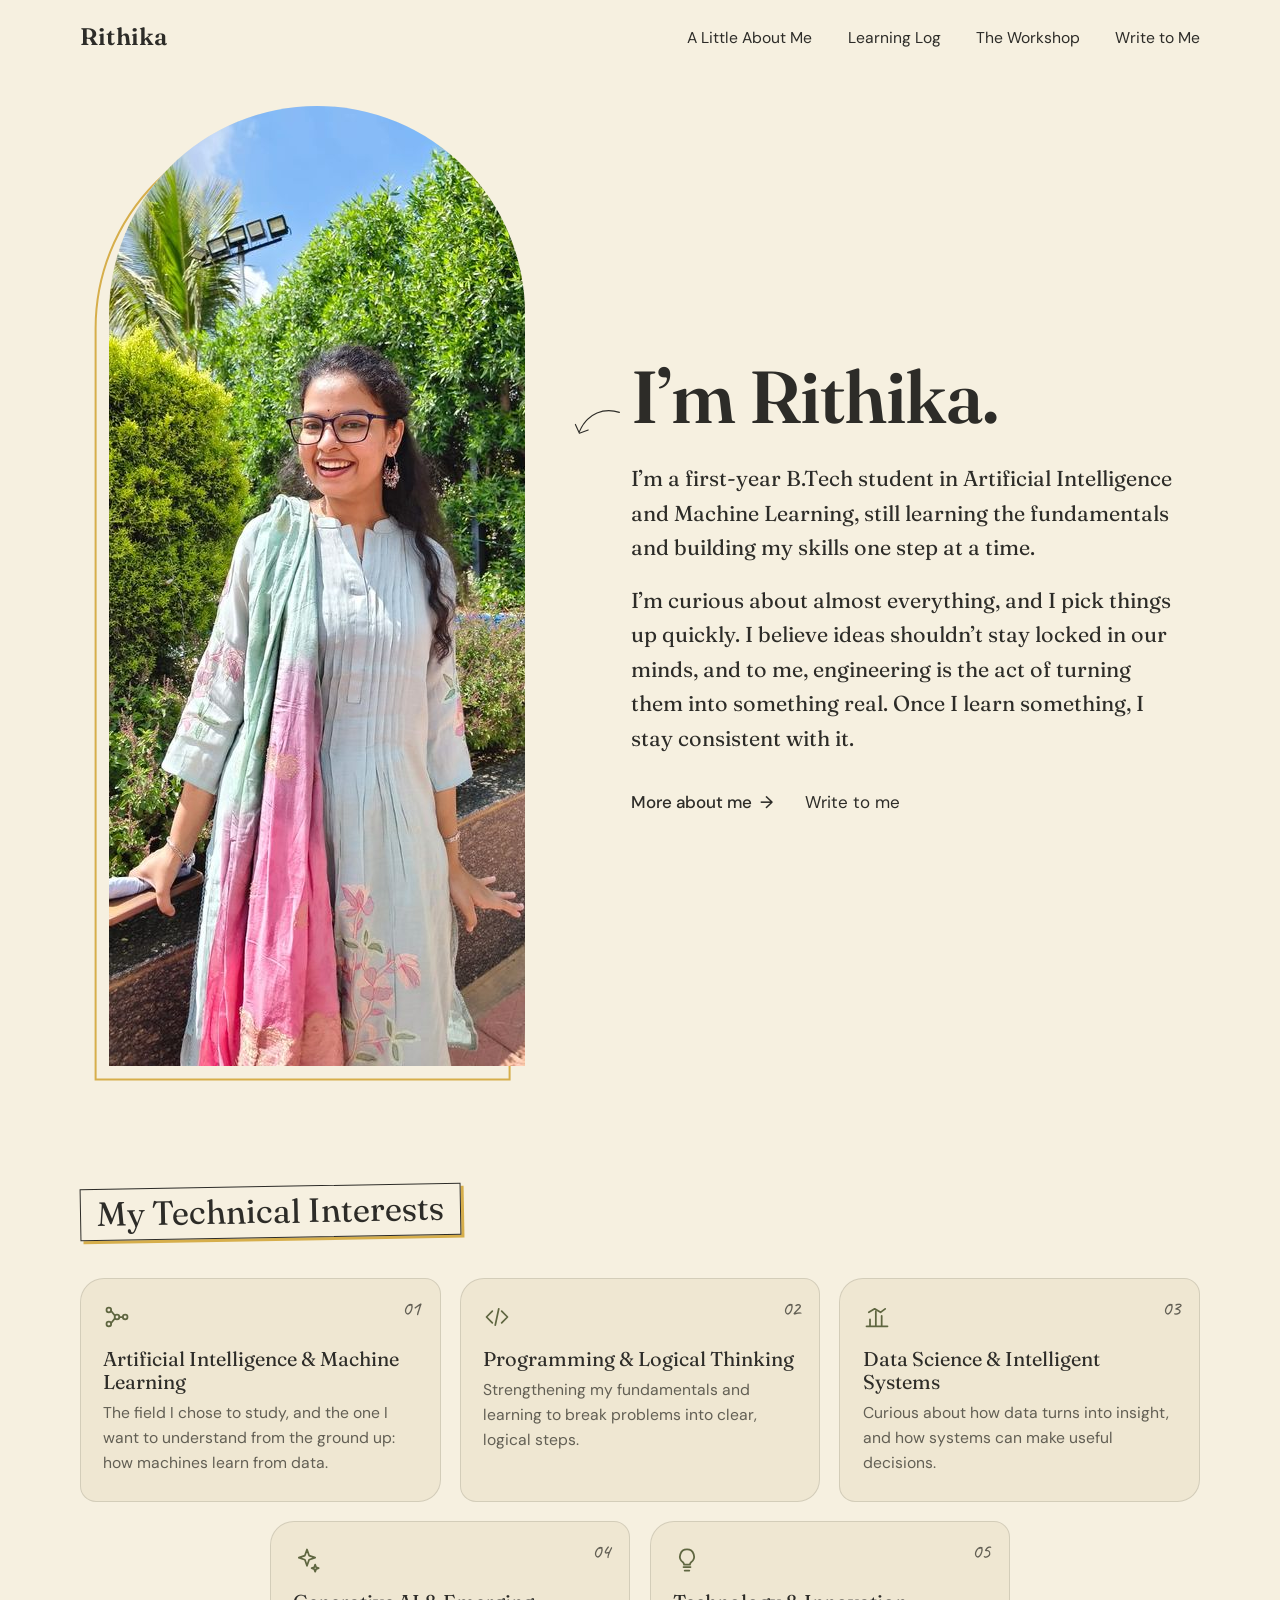
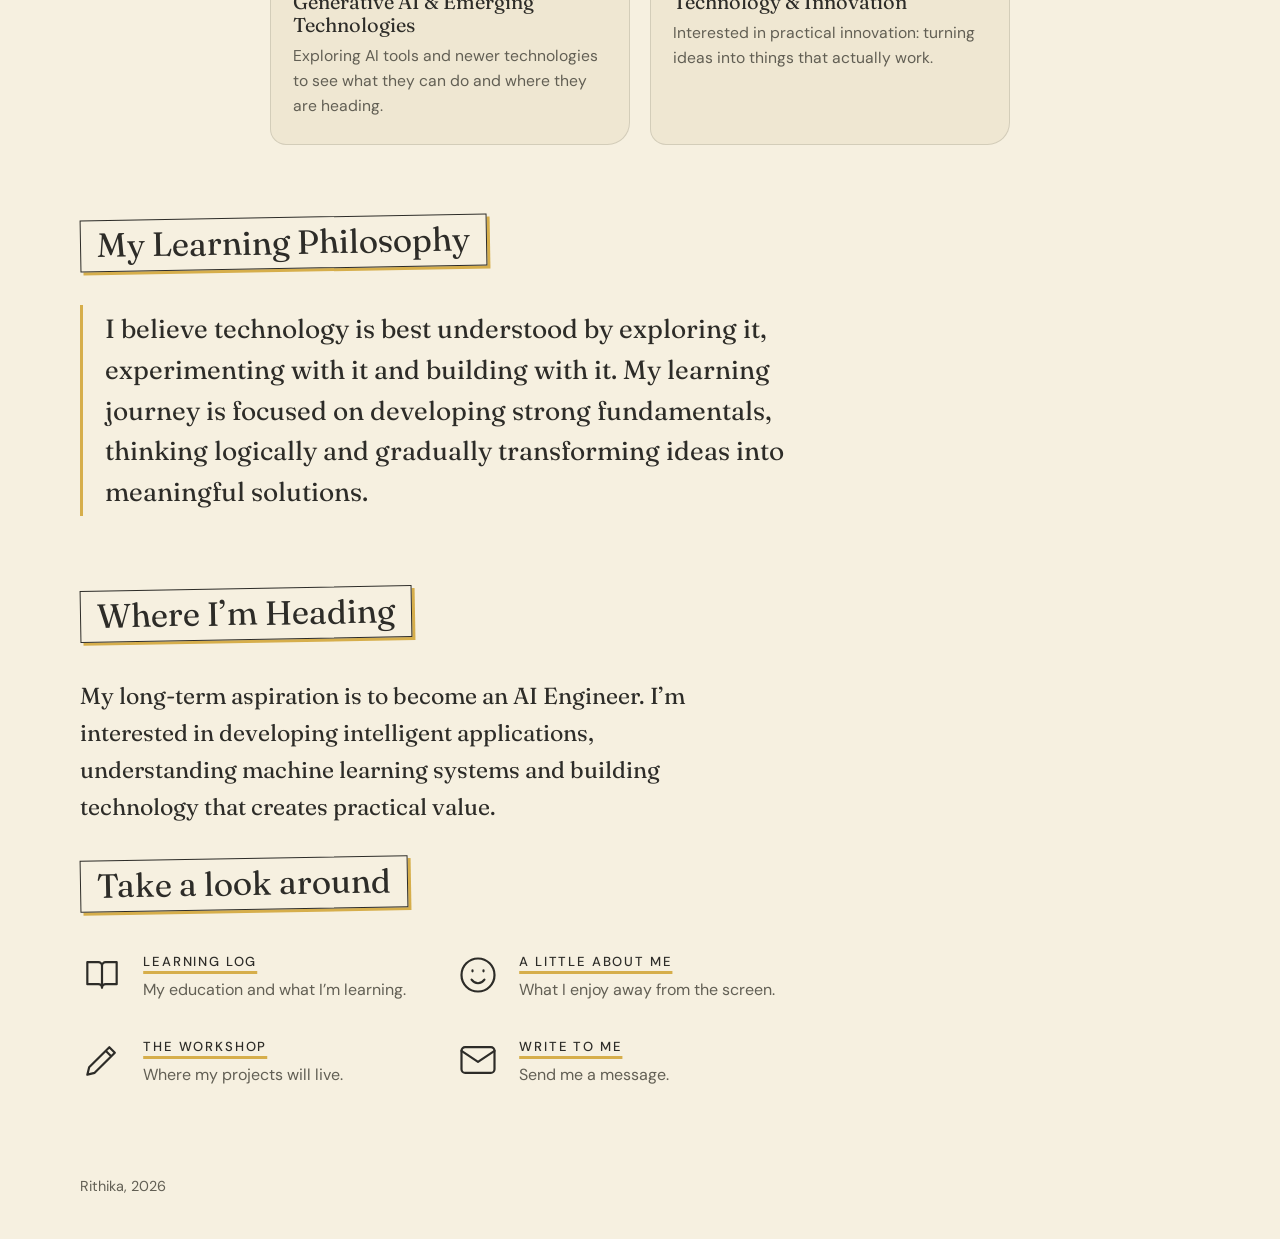
<file: index.html>
<!DOCTYPE html>
<html lang="en">
<head>
<meta charset="utf-8">
<meta name="viewport" content="width=device-width, initial-scale=1, viewport-fit=cover">
<title>Rithika</title>
<meta name="color-scheme" content="light dark">
<link rel="stylesheet" href="https://fonts.googleapis.com/css2?family=Fraunces:ital,opsz,wght@0,9..144,400;0,9..144,600;1,9..144,400&family=DM+Sans:wght@400;500&family=Caveat:wght@500&display=swap">
<style>
:root{
  --bg:#F6F0E0; --surface:#EFE7D2; --ink:#2D2C28; --muted:#625F54;
  --olive:#5F6640; --mustard:#D6AE4B; --on-olive:#F6F0E0;
  --serif:"Fraunces",Georgia,"Times New Roman",serif;
  --sans:"DM Sans","Helvetica Neue",Arial,sans-serif;
  --hand:"Caveat","Segoe Script","Bradley Hand",cursive;
  box-sizing:border-box;padding-top:env(safe-area-inset-top,0px);padding-bottom:env(safe-area-inset-bottom,0px);
  color-scheme:light;
}
@media (prefers-color-scheme:dark){:root:not([data-theme="light"]){
  --bg:#211F1B; --surface:#2B2822; --ink:#EFE8D6; --muted:#B8B19D;
  --olive:#A9B07C; --mustard:#E0B955; --on-olive:#211F1B; color-scheme:dark;}}
:root[data-theme="dark"]{--bg:#211F1B;--surface:#2B2822;--ink:#EFE8D6;--muted:#B8B19D;--olive:#A9B07C;--mustard:#E0B955;--on-olive:#211F1B;color-scheme:dark}
html{scroll-padding-top:env(safe-area-inset-top,0px)}
*,*::before,*::after{box-sizing:border-box}
body{margin:0;background:var(--bg);color:var(--ink);font:400 1.0625rem/1.65 var(--sans);-webkit-font-smoothing:antialiased}
a{color:inherit}
h1,h2,h3{font-family:var(--serif);font-weight:400;line-height:1.15;margin:0}
:focus-visible{outline:2px solid var(--olive);outline-offset:4px;border-radius:2px}

/* header */
header{display:flex;justify-content:space-between;align-items:center;padding:1.4rem clamp(1.25rem,5vw,4rem);max-width:78rem;margin:0 auto}
.name{font:600 1.5rem var(--serif);text-decoration:none;letter-spacing:.01em}
nav ul{display:flex;gap:2.2rem;list-style:none;margin:0;padding:0}
nav a{text-decoration:none;position:relative;padding:.2rem 0;font-size:.98rem}
nav a::after,.brush::after{content:"";position:absolute;left:-2%;right:-2%;bottom:-.12em;height:.32em;background:var(--mustard);
  border-radius:60% 40% 55% 45% / 70% 60% 40% 50%;transform:scaleX(0) rotate(-1deg);transform-origin:left;transition:transform .45s cubic-bezier(.3,.7,.2,1);opacity:.85;z-index:-1}
nav a:hover::after,nav a[aria-current="page"]::after,.brush:hover::after,.brush:focus-visible::after{transform:scaleX(1) rotate(-1deg)}
.brush{position:relative;text-decoration:none;display:inline-block;isolation:isolate}
nav a{isolation:isolate}
.menu-btn{display:none;background:none;border:0;font:500 1rem var(--sans);color:var(--ink);padding:.5rem 0;cursor:pointer}

main{max-width:78rem;margin:0 auto;padding:0 clamp(1.25rem,5vw,4rem) 4rem}
.view{display:none}.view.on{display:block}
.view.on{animation:settle .5s ease both}
@keyframes settle{from{opacity:0}to{opacity:1}}

/* home */
.hero{display:grid;grid-template-columns:minmax(0,5fr) minmax(0,6fr);gap:clamp(2rem,6vw,6rem);align-items:center;padding:2rem 0 4rem}
.portrait{position:relative;max-width:26rem;width:100%;justify-self:center}
.portrait::before{content:"";position:absolute;inset:0;transform:translate(-.9rem,.9rem);border:2px solid var(--mustard);border-radius:999px 999px 0 0}
.portrait img{position:relative;display:block;width:100%;aspect-ratio:4/5;object-fit:cover;object-position:50% 18%;border-radius:999px 999px 0 0;background:var(--surface)}
.hero h1{font-size:clamp(2.8rem,6vw,4.6rem);font-weight:600;letter-spacing:-.01em;margin-bottom:1.4rem}
.hero p{font-family:var(--serif);font-size:clamp(1.15rem,1.7vw,1.35rem);line-height:1.6;max-width:34rem;margin:0 0 1.1rem}
.cta-row{display:flex;flex-wrap:wrap;gap:1.4rem 2rem;align-items:center;margin-top:2rem}

/* buttons */
.nudge{display:inline-flex;gap:.5rem;align-items:center;text-decoration:none;font-weight:500}
.nudge span{display:inline-block;transition:transform .3s ease}
.nudge:hover span,.nudge:focus-visible span{transform:translateX(6px)}
.wash{position:relative;display:inline-block;padding:.7rem 1.5rem;border:1.5px solid var(--olive);border-radius:2rem 1.6rem 2rem 1.7rem;text-decoration:none;color:var(--olive);overflow:hidden;isolation:isolate;transition:color .5s ease;font-weight:500}
.wash::before{content:"";position:absolute;inset:0;background:var(--olive);transform:translateY(101%);border-radius:50% 50% 0 0 / 30% 30% 0 0;transition:transform .7s cubic-bezier(.3,.6,.2,1),border-radius .7s;z-index:-1}
.wash:hover,.wash:focus-visible{color:var(--on-olive)}
.wash:hover::before,.wash:focus-visible::before{transform:translateY(0);border-radius:0}
.stamp{font:500 1rem var(--sans);background:var(--ink);color:var(--bg);border:0;padding:.8rem 2rem;border-radius:.55rem;cursor:pointer;box-shadow:0 4px 0 var(--mustard);transition:transform .12s,box-shadow .12s}
.stamp:hover{box-shadow:0 5px 0 var(--mustard)}
.stamp:active{transform:translateY(4px);box-shadow:0 0 0 var(--mustard)}

/* sections */
.section-title{font-size:clamp(1.9rem,3.4vw,2.7rem);margin:1rem 0 .6rem}
.lede{color:var(--muted);max-width:36rem;margin:0 0 2rem}
.page{max-width:44rem;padding-top:2rem}
.page h1{font-size:clamp(2.3rem,5vw,3.6rem);font-weight:600;margin-bottom:1.6rem}
.page p{font-family:var(--serif);font-size:1.18rem;line-height:1.7;margin:0 0 1.2rem}
.page h2{font-size:1.7rem;margin:2.6rem 0 1rem}
.hobbies{margin:0;padding:0}
.hobbies div{display:grid;grid-template-columns:7rem 1fr;gap:1rem;padding:.9rem 0;border-top:1px solid color-mix(in srgb,var(--ink) 18%,transparent)}
.hobbies dt{font:600 1.15rem var(--serif)}
.hobbies dd{margin:0;font-family:var(--serif);font-size:1.12rem}

/* exploring list */
.explore{max-width:56rem;margin-top:1rem}
.row{display:grid;grid-template-columns:9.5rem 1fr;gap:.4rem 2rem;padding:1.15rem 0;border-top:1px solid color-mix(in srgb,var(--ink) 18%,transparent)}
.tag{font:500 1.45rem/1.2 var(--hand);color:var(--olive);transform:rotate(-2deg);transform-origin:left;align-self:start}
.topic h3{font-size:1.3rem;margin-bottom:.15rem}
.topic p{margin:0;color:var(--muted);font-size:1rem}
.topic+.topic{margin-top:.9rem}
.edu{border-left:3px solid var(--mustard);padding:.2rem 0 .2rem 1.2rem;margin:0 0 3rem}
.edu h2{font-size:1.7rem;margin:0 0 .3rem}
.edu p{margin:0;font-family:var(--sans);font-size:1rem;color:var(--muted)}

/* tech sections */
.block{padding:2.5rem 0 1rem}
.tgrid{display:grid;grid-template-columns:repeat(6,minmax(0,1fr));gap:1.2rem;margin-top:1.4rem}
.tcard{position:relative;grid-column:span 2;background:var(--surface);border:1px solid color-mix(in srgb,var(--ink) 14%,transparent);border-radius:1.5rem 1rem 1.4rem 1rem;padding:1.5rem 1.4rem 1.6rem;transition:transform .35s ease,border-color .35s ease}
.tcard:nth-child(4){grid-column:2/span 2}
.tcard:nth-child(5){grid-column:4/span 2}
.tcard:hover{transform:translateY(-4px);border-color:var(--mustard)}
.tcard svg{display:block;color:var(--olive);margin-bottom:1rem;transition:transform .5s ease}
.tcard:hover svg{transform:rotate(-6deg) scale(1.08)}
.tcard .num{position:absolute;top:1rem;right:1.2rem;font:500 1.3rem var(--hand);color:var(--muted)}
.tcard h3{font-size:1.25rem;margin-bottom:.45rem}
.tcard p{margin:0;color:var(--muted);font-size:.98rem;line-height:1.6}
.phil blockquote{margin:1.2rem 0 0;max-width:46rem;border-left:3px solid var(--mustard);padding:.2rem 0 .2rem 1.4rem;font:400 clamp(1.25rem,2.2vw,1.65rem)/1.55 var(--serif)}
.head-p{font-family:var(--serif);font-size:clamp(1.2rem,2vw,1.45rem);line-height:1.6;max-width:42rem;margin:1.2rem 0 0}
.js .rv{opacity:0;transform:translateY(16px);transition:opacity .8s ease,transform .8s ease}
.js .rv.in{opacity:1;transform:none}
@media (max-width:52rem){.tgrid{grid-template-columns:repeat(2,minmax(0,1fr))}.tcard,.tcard:nth-child(n){grid-column:auto}.tcard:last-child{grid-column:1/-1}}
@media (max-width:36rem){.tgrid{grid-template-columns:1fr}.tcard:last-child{grid-column:auto}}
/* label headings, arrow, icon list */
.section-title{display:inline-block;border:1.5px solid var(--ink);box-shadow:3px 3px 0 var(--mustard);background:var(--bg);padding:.3rem 1rem .4rem;transform:rotate(-1deg);font-size:clamp(1.5rem,2.8vw,2.1rem);margin:1rem 0 1.1rem}
.hero>div:last-child{position:relative}
.arrow{position:absolute;left:-3.6rem;top:3.2rem;width:3rem;height:2.2rem;color:var(--ink);fill:none;stroke:currentColor;stroke-width:1.4;stroke-linecap:round;stroke-linejoin:round}
@media (max-width:52rem){.arrow{display:none}}
.doors{display:grid;grid-template-columns:repeat(2,minmax(0,1fr));gap:2.2rem 3rem;max-width:44rem;margin-top:1.6rem}
.doors a{display:flex;gap:1.2rem;align-items:flex-start;text-decoration:none}
.doors svg{flex:none;color:var(--ink);transition:transform .4s ease}
.doors a:hover svg,.doors a:focus-visible svg{transform:translateY(-3px) rotate(-4deg)}
.doors strong{display:block;font:500 .82rem/1.3 var(--sans);letter-spacing:.14em;text-transform:uppercase;text-decoration:underline;text-decoration-color:var(--mustard);text-decoration-thickness:3px;text-underline-offset:.35em;margin-bottom:.55rem}
.doors .d{display:block;color:var(--muted);font-size:1rem;line-height:1.5}
@media (max-width:36rem){.doors{grid-template-columns:1fr}}
/* contact */
.contact{display:grid;grid-template-columns:minmax(0,3fr) minmax(0,2fr);gap:clamp(2rem,6vw,5rem);max-width:56rem;margin-top:1.5rem}
form{display:grid;gap:1.3rem}
label{display:grid;gap:.35rem;font-weight:500;font-size:.95rem}
input,textarea{font:inherit;color:var(--ink);background:transparent;border:0;border-bottom:1.5px solid var(--ink);padding:.5rem 0;border-radius:0;transition:border-color .3s}
textarea{min-height:8rem;resize:vertical}
input:focus,textarea:focus{outline:0;border-color:var(--olive);border-bottom-width:3px}
.hp{position:absolute;left:-9999px;height:0;overflow:hidden}
.links{display:grid;gap:1.1rem;align-content:start;font-family:var(--serif);font-size:1.3rem}
.note{min-height:1.5rem;font-size:.95rem;color:var(--olive)}
.work-note{font-family:var(--serif);font-size:1.5rem;line-height:1.5;max-width:34rem;border-top:1px solid color-mix(in srgb,var(--ink) 18%,transparent);padding-top:1.4rem;margin-top:2rem}
footer{max-width:78rem;margin:0 auto;padding:1.5rem clamp(1.25rem,5vw,4rem) 2.5rem;color:var(--muted);font-size:.9rem}

@media (max-width:52rem){
  .menu-btn{display:block;position:relative;z-index:30}
  nav{position:fixed;inset:0;background:var(--bg);display:none;padding:6rem 2rem 2rem;z-index:20;padding-top:calc(6rem + env(safe-area-inset-top,0px))}
  nav.open{display:block}
  nav ul{flex-direction:column;gap:1.6rem}
  nav a{font:400 2rem var(--serif)}
  .hero,.contact{grid-template-columns:1fr}
  .portrait{max-width:20rem;margin:0 0 .5rem .9rem}
  .portrait img{aspect-ratio:5/4}
  .hero{padding:.5rem 0 2.5rem;gap:1.8rem}
  .row{grid-template-columns:1fr}
  .hobbies div{grid-template-columns:1fr;gap:.1rem}
}
@media (prefers-reduced-motion:reduce){*{animation:none!important;transition:none!important}}
</style>
</head>
<body>
<header>
  <a class="name" href="#home">Rithika</a>
  <button class="menu-btn" id="menuBtn" aria-expanded="false" aria-controls="nav">Menu</button>
  <nav id="nav" aria-label="Main">
    <ul>
      <li><a href="#about" data-v="about">A Little About Me</a></li>
      <li><a href="#learning-log" data-v="learning-log">Learning Log</a></li>
      <li><a href="#workshop" data-v="workshop">The Workshop</a></li>
      <li><a href="#write-to-me" data-v="write-to-me">Write to Me</a></li>
    </ul>
  </nav>
</header>

<main>
<!-- HOME -->
<section class="view" id="home" data-v="home">
  <div class="hero">
    <div class="portrait"><img src="[data-uri]" alt="Portrait of Rithika" width="720" height="960"></div>
    <div>
      <svg class="arrow" viewBox="0 0 60 40" aria-hidden="true"><path d="M58 6C40 0 18 6 8 30"/><path d="M3 21l5 11 11-4"/></svg><h1>I’m Rithika.</h1>
      <p>I’m a first-year B.Tech student in Artificial Intelligence and Machine Learning, still learning the fundamentals and building my skills one step at a time.</p>
      <p>I’m curious about almost everything, and I pick things up quickly. I believe ideas shouldn’t stay locked in our minds, and to me, engineering is the act of turning them into something real. Once I learn something, I stay consistent with it.</p>
      <div class="cta-row">
        <a class="nudge" href="#about">More about me <span aria-hidden="true">→</span></a>
        <a class="brush" href="#write-to-me">Write to me</a>
      </div>
    </div>
  </div>
  <section class="block rv">
    <h2 class="section-title">My Technical Interests</h2>
    <div class="tgrid">
      <article class="tcard"><svg width="28" height="28" viewBox="0 0 24 24" fill="none" stroke="currentColor" stroke-width="1.5" stroke-linecap="round" stroke-linejoin="round" aria-hidden="true"><circle cx="5" cy="6" r="2"/><circle cx="5" cy="18" r="2"/><circle cx="12" cy="12" r="2"/><circle cx="19" cy="12" r="2"/><path d="M7 6.8l3.2 4M7 17.2l3.2-4M14 12h3"/></svg><span class="num">01</span><h3>Artificial Intelligence &amp; Machine Learning</h3><p>The field I chose to study, and the one I want to understand from the ground up: how machines learn from data.</p></article>
      <article class="tcard"><svg width="28" height="28" viewBox="0 0 24 24" fill="none" stroke="currentColor" stroke-width="1.5" stroke-linecap="round" stroke-linejoin="round" aria-hidden="true"><path d="M8 7l-5 5 5 5M16 7l5 5-5 5M13.5 5l-3 14"/></svg><span class="num">02</span><h3>Programming &amp; Logical Thinking</h3><p>Strengthening my fundamentals and learning to break problems into clear, logical steps.</p></article>
      <article class="tcard"><svg width="28" height="28" viewBox="0 0 24 24" fill="none" stroke="currentColor" stroke-width="1.5" stroke-linecap="round" stroke-linejoin="round" aria-hidden="true"><path d="M3 20h18M6 20v-6M11 20V7M16 20v-9"/><path d="M5 8l5-3 5 3 4-3"/></svg><span class="num">03</span><h3>Data Science &amp; Intelligent Systems</h3><p>Curious about how data turns into insight, and how systems can make useful decisions.</p></article>
      <article class="tcard"><svg width="28" height="28" viewBox="0 0 24 24" fill="none" stroke="currentColor" stroke-width="1.5" stroke-linecap="round" stroke-linejoin="round" aria-hidden="true"><path d="M12 3l1.8 5.2L19 10l-5.2 1.8L12 17l-1.8-5.2L5 10l5.2-1.8zM19 16l.8 2.2L22 19l-2.2.8L19 22l-.8-2.2L16 19l2.2-.8z"/></svg><span class="num">04</span><h3>Generative AI &amp; Emerging Technologies</h3><p>Exploring AI tools and newer technologies to see what they can do and where they are heading.</p></article>
      <article class="tcard"><svg width="28" height="28" viewBox="0 0 24 24" fill="none" stroke="currentColor" stroke-width="1.5" stroke-linecap="round" stroke-linejoin="round" aria-hidden="true"><path d="M9 18h6M10 21h4M12 3a6 6 0 0 0-3.5 10.9c.6.5 1 1.2 1 2.1h5c0-.9.4-1.6 1-2.1A6 6 0 0 0 12 3z"/></svg><span class="num">05</span><h3>Technology &amp; Innovation</h3><p>Interested in practical innovation: turning ideas into things that actually work.</p></article>
    </div>
  </section>
  <section class="block rv phil">
    <h2 class="section-title">My Learning Philosophy</h2>
    <blockquote>I believe technology is best understood by exploring it, experimenting with it and building with it. My learning journey is focused on developing strong fundamentals, thinking logically and gradually transforming ideas into meaningful solutions.</blockquote>
  </section>
  <section class="block rv">
    <h2 class="section-title">Where I’m Heading</h2>
    <p class="head-p">My long-term aspiration is to become an AI Engineer. I’m interested in developing intelligent applications, understanding machine learning systems and building technology that creates practical value.</p>
  </section>
  <h2 class="section-title">Take a look around</h2>
  <div class="doors">
    <a href="#learning-log"><svg width="44" height="44" viewBox="0 0 24 24" fill="none" stroke="currentColor" stroke-width="1.2" stroke-linecap="round" stroke-linejoin="round" aria-hidden="true"><path d="M4 5h6a2 2 0 0 1 2 2v12a2 2 0 0 0-2-2H4zM20 5h-6a2 2 0 0 0-2 2v12a2 2 0 0 1 2-2h6z"/></svg><span><strong>Learning Log</strong><span class="d">My education and what I’m learning.</span></span></a>
    <a href="#about"><svg width="44" height="44" viewBox="0 0 24 24" fill="none" stroke="currentColor" stroke-width="1.2" stroke-linecap="round" stroke-linejoin="round" aria-hidden="true"><circle cx="12" cy="12" r="9"/><path d="M8.5 14.5c1 1.4 2.2 2 3.5 2s2.5-.6 3.5-2M9 9.5v.5M15 9.5v.5"/></svg><span><strong>A Little About Me</strong><span class="d">What I enjoy away from the screen.</span></span></a>
    <a href="#workshop"><svg width="44" height="44" viewBox="0 0 24 24" fill="none" stroke="currentColor" stroke-width="1.2" stroke-linecap="round" stroke-linejoin="round" aria-hidden="true"><path d="M4 20l1-4L16 5l3 3L8 19zM14 7l3 3"/></svg><span><strong>The Workshop</strong><span class="d">Where my projects will live.</span></span></a>
    <a href="#write-to-me"><svg width="44" height="44" viewBox="0 0 24 24" fill="none" stroke="currentColor" stroke-width="1.2" stroke-linecap="round" stroke-linejoin="round" aria-hidden="true"><rect x="3" y="5" width="18" height="14" rx="2"/><path d="M3 7l9 6 9-6"/></svg><span><strong>Write to Me</strong><span class="d">Send me a message.</span></span></a>
  </div>
</section>

<!-- ABOUT -->
<section class="view page" id="about" data-v="about">
  <h1>A Little About Me</h1>
  <p>I’m someone who gets curious about everything, and I enjoy learning new things. I’m comfortable talking with people and explaining my ideas, which I think makes learning and building with others easier.</p>
  <p>I’m also a bit clumsy, but I’ve learned to handle it.</p>
  <h2>Away from the screen</h2>
  <dl class="hobbies">
    <div><dt>Traveling</dt><dd>I love to travel.</dd></div>
    <div><dt>Dancing</dt><dd>I’m not the best dancer, but I love it anyway.</dd></div>
    <div><dt>Drawing</dt><dd>Drawing is one of the ways I spend my time away from technology.</dd></div>
    <div><dt>Painting</dt><dd>Painting is another, and I enjoy it just as much.</dd></div>
  </dl>
</section>

<!-- LEARNING LOG -->
<section class="view page" id="learning-log" data-v="learning-log" style="max-width:none">
  <h1>Learning Log</h1>
  <div class="edu">
    <h2>B.Tech in Artificial Intelligence and Machine Learning</h2>
    <p>BGS College of Engineering and Technology, Mahalakshmipuram, Bengaluru<br>First year, graduating in 2030</p>
  </div>
  <h2 class="section-title" style="margin-top:0">What I’m exploring</h2>
  <div class="explore" data-list></div>
</section>

<!-- WORKSHOP -->
<section class="view page" id="workshop" data-v="workshop">
  <h1>The Workshop</h1>
  <p class="work-note">I haven’t built any projects yet, but this is where they’ll live. As I learn and make things, I’ll add them here, along with what each one taught me.</p>
</section>

<!-- CONTACT -->
<section class="view page" id="write-to-me" data-v="write-to-me" style="max-width:none">
  <h1>Write to Me</h1>
  <p style="max-width:34rem">Have a question or an idea? Send me a message.</p>
  <div class="contact">
    <!-- FormSubmit: after activation, replace the email in the action with the random alias FormSubmit sends you -->
    <form id="cf" action="https://formsubmit.co/kararritz@gmail.com" method="POST">
      <input type="hidden" name="_subject" value="New message from my portfolio">
      <input type="hidden" name="_template" value="table">
      <input type="hidden" name="_captcha" value="true">
      <label>Name<input name="name" required autocomplete="name"></label>
      <label>Email<input type="email" name="email" required autocomplete="email"></label>
      <label>Message<textarea name="message" required></textarea></label>
      <input class="hp" type="text" name="_honey" tabindex="-1" autocomplete="off" aria-hidden="true">
      <div><button class="stamp" type="submit">Send message</button></div>
      <div class="note" id="note" role="status"></div>
    </form>
    <div class="links">
      <!-- Replace # with your real profile links -->
      <a class="brush" href="https://www.linkedin.com/in/rithikas-karar" rel="noopener" target="_blank">LinkedIn</a>
      <a class="brush" href="https://github.com/rithikakarar-2217" rel="noopener" target="_blank">GitHub</a>
    </div>
  </div>
</section>
</main>

<footer>Rithika, 2026</footer>

<script>
var LIST=[
 {t:"Learning now",items:[["C++",""],["SQL",""]]},
 {t:"Ongoing",items:[["Python",""]]},
 {t:"Going deeper",m:1,items:[["Mathematics","Comfortable with the basics, going deeper into statistics, probability, linear algebra and calculus."]]},
 {t:"Up next",items:[
  ["DSA and logical thinking",""],
  ["Data analysis","Excel, Pandas, NumPy, visualization"],
  ["Machine learning","scikit-learn, ML algorithms, model building, predictive modeling"],
  ["Advanced AI","Deep learning, neural networks, Gen AI, LLMs, AI applications"],
  ["Building things","APIs, model deployment, software engineering"]]},
 {t:"Curious about",m:1,items:[["Java, HTML, CSS",""]]}
];
document.querySelectorAll("[data-list]").forEach(function(box){
  LIST.forEach(function(g){
    var r=document.createElement("div");r.className="row";
    var tag=document.createElement("div");tag.className="tag";tag.textContent=g.t;
    var col=document.createElement("div");
    g.items.forEach(function(it){
      var d=document.createElement("div");d.className="topic";
      var h=document.createElement("h3");h.textContent=it[0];d.appendChild(h);
      if(it[1]){var p=document.createElement("p");p.textContent=it[1];d.appendChild(p)}
      col.appendChild(d);
    });
    r.appendChild(tag);r.appendChild(col);box.appendChild(r);
  });
});
var views=document.querySelectorAll(".view"),links=document.querySelectorAll("nav a"),nav=document.getElementById("nav"),mb=document.getElementById("menuBtn");
function route(){
  var h=(location.hash||"#home").slice(1),found=false;
  views.forEach(function(v){var on=v.dataset.v===h;v.classList.toggle("on",on);if(on)found=true});
  if(!found){h="home";document.getElementById("home").classList.add("on")}
  links.forEach(function(a){a.dataset.v===h?a.setAttribute("aria-current","page"):a.removeAttribute("aria-current")});
  nav.classList.remove("open");mb.setAttribute("aria-expanded","false");mb.textContent="Menu";
  window.scrollTo(0,0);
}
window.addEventListener("hashchange",route);route();
document.documentElement.classList.add("js");
var io=("IntersectionObserver" in window)?new IntersectionObserver(function(es){es.forEach(function(e){if(e.isIntersecting){e.target.classList.add("in");io.unobserve(e.target)}})},{threshold:.12}):null;
document.querySelectorAll(".rv").forEach(function(el){io?io.observe(el):el.classList.add("in")});
mb.addEventListener("click",function(){
  var o=nav.classList.toggle("open");mb.setAttribute("aria-expanded",o);mb.textContent=o?"Close":"Menu";
});
document.getElementById("cf").addEventListener("submit",function(e){
  var f=e.target,n=document.getElementById("note");
  if(f.action.indexOf("YOUR_FORM_ID")>-1){e.preventDefault();n.textContent="The form isn’t connected yet, so this message wasn’t sent."}
});
</script>
</body>
</html>
</file>
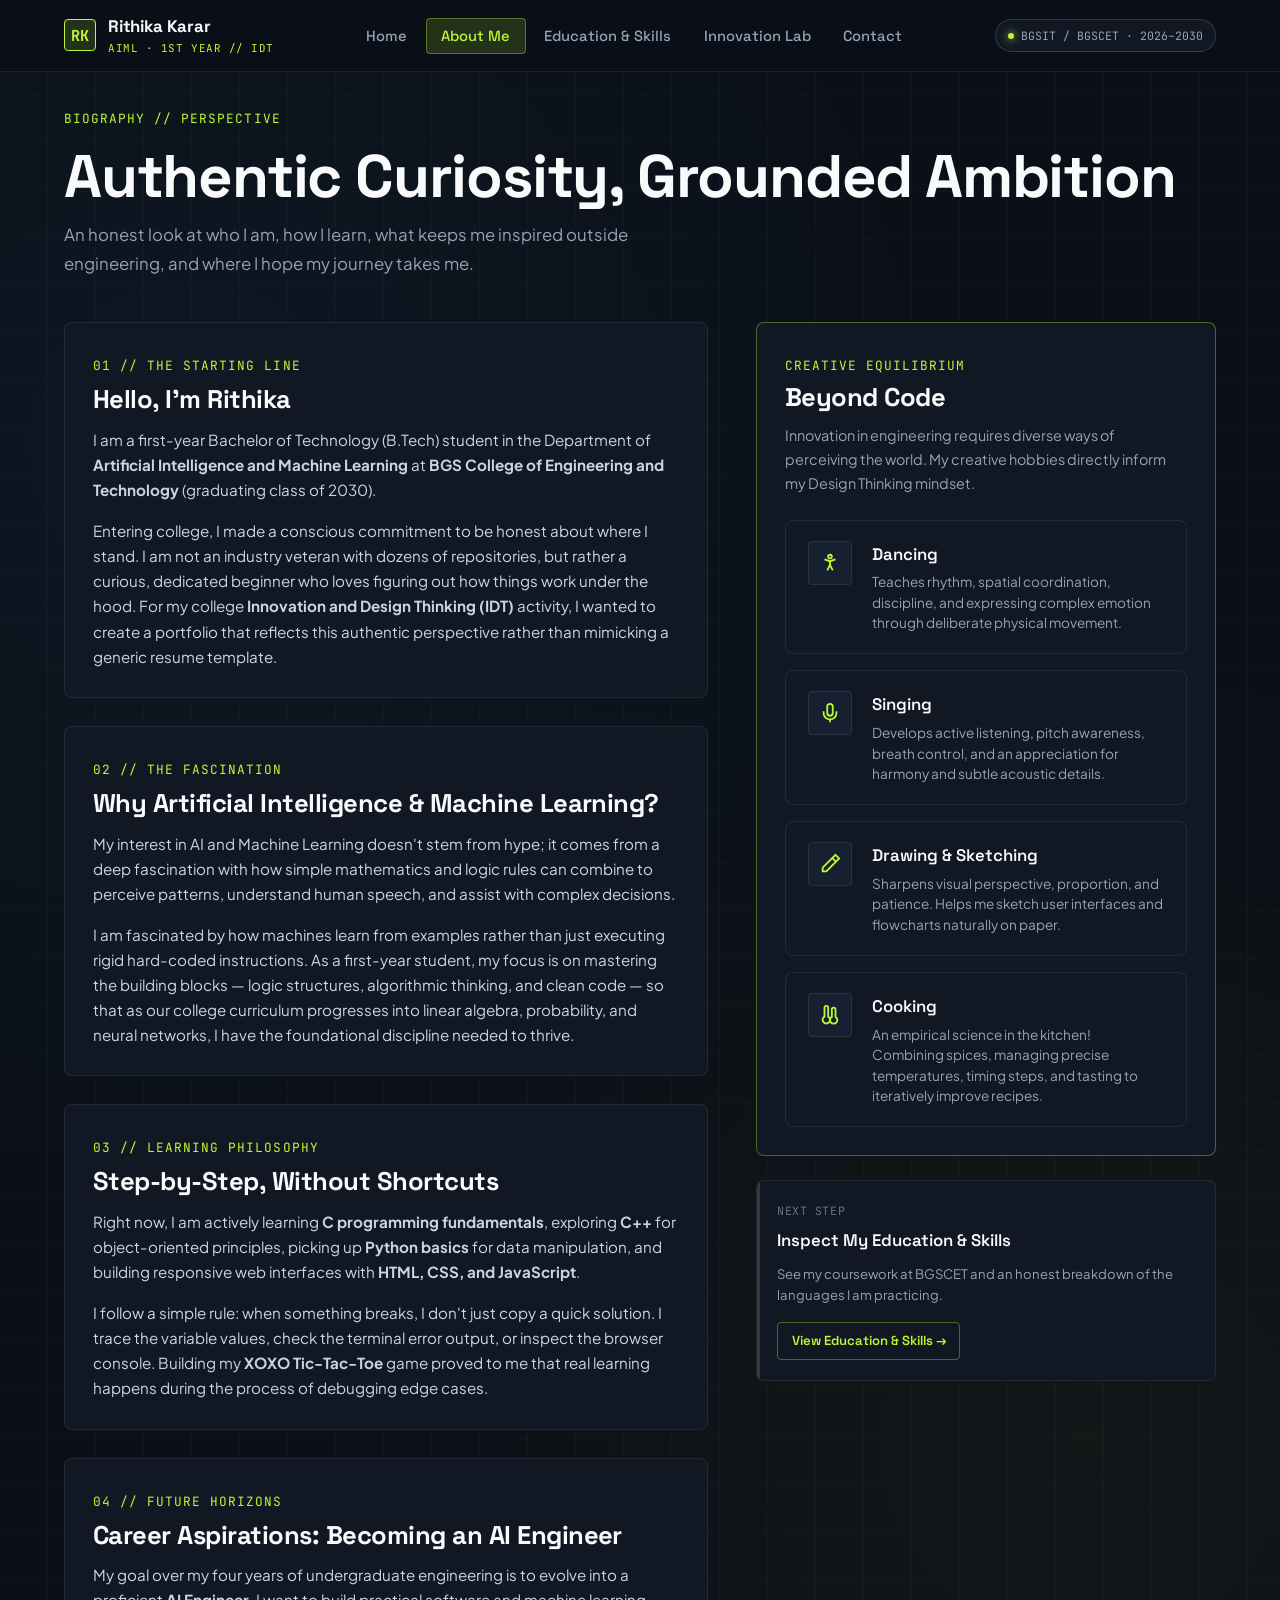
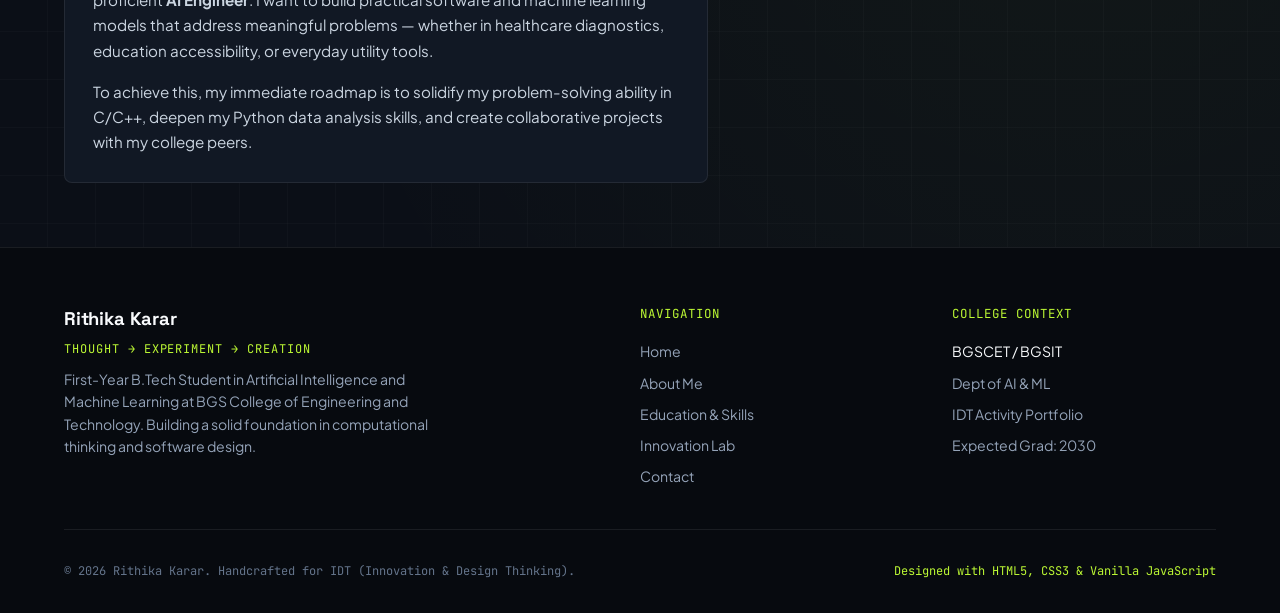
<file: about.html>
<!DOCTYPE html>
<html lang="en">

<head>
  <meta charset="UTF-8">
  <meta name="viewport" content="width=device-width, initial-scale=1.0">
  <title>About Me — Rithika Karar | AI & ML Engineering Student</title>
  <meta name="description"
    content="Learn about Rithika Karar, first-year AI & ML student at BGS College of Engineering and Technology. My background, learning journey, hobbies, and aspirations.">

  <!-- Google Fonts -->
  <link rel="preconnect" href="https://fonts.googleapis.com">
  <link rel="preconnect" href="https://fonts.gstatic.com" crossorigin>
  <link
    href="https://fonts.googleapis.com/css2?family=JetBrains+Mono:wght@400;500;700&family=Plus+Jakarta+Sans:wght@400;500;600&family=Space+Grotesk:wght@500;600;700&display=swap"
    rel="stylesheet">

  <!-- Stylesheet -->
  <link rel="stylesheet" href="./style.css">

  <!-- SVG Favicon -->
  <link rel="icon" type="image/svg+xml"
    href="data:image/svg+xml,<svg xmlns='http://www.w3.org/2000/svg' viewBox='0 0 100 100'><rect width='100' height='100' rx='20' fill='%230b0f17'/><text x='50' y='65' font-size='50' font-family='monospace' font-weight='bold' fill='%23bcf834' text-anchor='middle'>RK</text></svg>">
</head>

<body>

  <!-- Site Navigation -->
  <header class="site-nav">
    <div class="container nav-container">
      <a href="./index.html" class="brand-link" aria-label="Rithika Karar Home">
        <div class="brand-glyph">RK</div>
        <div class="brand-text">
          <span class="brand-name">Rithika Karar</span>
          <span class="brand-role">AIML · 1ST YEAR // IDT</span>
        </div>
      </a>

      <nav aria-label="Main Navigation">
        <ul class="nav-links">
          <li><a href="./index.html" class="nav-link">Home</a></li>
          <li><a href="./about.html" class="nav-link active">About Me</a></li>
          <li><a href="./education.html" class="nav-link">Education &amp; Skills</a></li>
          <li><a href="./projects.html" class="nav-link">Innovation Lab</a></li>
          <li><a href="./contact.html" class="nav-link">Contact</a></li>
        </ul>
      </nav>

      <div class="nav-status-badge">
        <span class="status-dot" aria-hidden="true"></span>
        <span>BGSIT / BGSCET · 2026–2030</span>
      </div>

      <button type="button" class="mobile-toggle" aria-label="Toggle navigation menu" aria-expanded="false">
        <span></span>
      </button>
    </div>
  </header>

  <!-- Main Content -->
  <main class="main-content">
    <div class="container">

      <!-- Section Header -->
      <div class="section-header">
        <span class="mono-tag">BIOGRAPHY // PERSPECTIVE</span>
        <h1>Authentic Curiosity, Grounded Ambition</h1>
        <p class="lead-text">
          An honest look at who I am, how I learn, what keeps me inspired outside engineering, and where I hope my
          journey takes me.
        </p>
      </div>

      <!-- About Grid Layout -->
      <div class="about-grid">

        <!-- Narrative Column -->
        <div class="about-narrative">

          <!-- Block 1: Introduction -->
          <article class="story-block">
            <span class="mono-tag" style="margin-bottom: 0.5rem; display: inline-block;">01 // THE STARTING LINE</span>
            <h3>Hello, I'm Rithika</h3>
            <p>
              I am a first-year Bachelor of Technology (B.Tech) student in the Department of <strong>Artificial
                Intelligence and Machine Learning</strong> at <strong>BGS College of Engineering and Technology</strong>
              (graduating class of 2030).
            </p>
            <p>
              Entering college, I made a conscious commitment to be honest about where I stand. I am not an industry
              veteran with dozens of repositories, but rather a curious, dedicated beginner who loves figuring out how
              things work under the hood. For my college <strong>Innovation and Design Thinking (IDT)</strong> activity,
              I wanted to create a portfolio that reflects this authentic perspective rather than mimicking a generic
              resume template.
            </p>
          </article>

          <!-- Block 2: Why AI & ML -->
          <article class="story-block">
            <span class="mono-tag" style="margin-bottom: 0.5rem; display: inline-block;">02 // THE FASCINATION</span>
            <h3>Why Artificial Intelligence &amp; Machine Learning?</h3>
            <p>
              My interest in AI and Machine Learning doesn't stem from hype; it comes from a deep fascination with how
              simple mathematics and logic rules can combine to perceive patterns, understand human speech, and assist
              with complex decisions.
            </p>
            <p>
              I am fascinated by how machines learn from examples rather than just executing rigid hard-coded
              instructions. As a first-year student, my focus is on mastering the building blocks — logic structures,
              algorithmic thinking, and clean code — so that as our college curriculum progresses into linear algebra,
              probability, and neural networks, I have the foundational discipline needed to thrive.
            </p>
          </article>

          <!-- Block 3: How I Learn -->
          <article class="story-block">
            <span class="mono-tag" style="margin-bottom: 0.5rem; display: inline-block;">03 // LEARNING
              PHILOSOPHY</span>
            <h3>Step-by-Step, Without Shortcuts</h3>
            <p>
              Right now, I am actively learning <strong>C programming fundamentals</strong>, exploring
              <strong>C++</strong> for object-oriented principles, picking up <strong>Python basics</strong> for data
              manipulation, and building responsive web interfaces with <strong>HTML, CSS, and JavaScript</strong>.
            </p>
            <p>
              I follow a simple rule: when something breaks, I don't just copy a quick solution. I trace the variable
              values, check the terminal error output, or inspect the browser console. Building my <strong>XOXO
                Tic-Tac-Toe</strong> game proved to me that real learning happens during the process of debugging edge
              cases.
            </p>
          </article>

          <!-- Block 4: Long-Term Aspirations -->
          <article class="story-block">
            <span class="mono-tag" style="margin-bottom: 0.5rem; display: inline-block;">04 // FUTURE HORIZONS</span>
            <h3>Career Aspirations: Becoming an AI Engineer</h3>
            <p>
              My goal over my four years of undergraduate engineering is to evolve into a proficient <strong>AI
                Engineer</strong>. I want to build practical software and machine learning models that address
              meaningful problems — whether in healthcare diagnostics, education accessibility, or everyday utility
              tools.
            </p>
            <p>
              To achieve this, my immediate roadmap is to solidify my problem-solving ability in C/C++, deepen my Python
              data analysis skills, and create collaborative projects with my college peers.
            </p>
          </article>

        </div>

        <!-- Sidebar / Creative Equilibrium Column -->
        <aside class="about-sidebar">
          <div class="story-block" style="margin-bottom: 1.5rem; border-color: var(--accent-lime-border);">
            <span class="mono-tag" style="color: var(--accent-lime);">CREATIVE EQUILIBRIUM</span>
            <h3 style="margin-top: 0.25rem;">Beyond Code</h3>
            <p style="font-size: 0.9rem; color: var(--text-muted); margin-bottom: 1.5rem;">
              Innovation in engineering requires diverse ways of perceiving the world. My creative hobbies directly
              inform my Design Thinking mindset.
            </p>

            <div class="interests-container">
              <!-- Interest: Dancing -->
              <div class="interest-card">
                <div class="interest-icon-box" aria-hidden="true">
                  <svg width="22" height="22" viewBox="0 0 24 24" fill="none" stroke="currentColor" stroke-width="2">
                    <circle cx="12" cy="5" r="2" />
                    <path d="m9 20 3-6 3 6" />
                    <path d="m6 8 6 2 6-2" />
                    <path d="M12 10v4" />
                  </svg>
                </div>
                <div>
                  <div class="interest-title">Dancing</div>
                  <div class="interest-desc">
                    Teaches rhythm, spatial coordination, discipline, and expressing complex emotion through deliberate
                    physical movement.
                  </div>
                </div>
              </div>

              <!-- Interest: Singing -->
              <div class="interest-card">
                <div class="interest-icon-box" aria-hidden="true">
                  <svg width="22" height="22" viewBox="0 0 24 24" fill="none" stroke="currentColor" stroke-width="2">
                    <path d="M12 2a3 3 0 0 0-3 3v7a3 3 0 0 0 6 0V5a3 3 0 0 0-3-3Z" />
                    <path d="M19 10v2a7 7 0 0 1-14 0v-2" />
                    <line x1="12" x2="12" y1="19" y2="22" />
                  </svg>
                </div>
                <div>
                  <div class="interest-title">Singing</div>
                  <div class="interest-desc">
                    Develops active listening, pitch awareness, breath control, and an appreciation for harmony and
                    subtle acoustic details.
                  </div>
                </div>
              </div>

              <!-- Interest: Drawing -->
              <div class="interest-card">
                <div class="interest-icon-box" aria-hidden="true">
                  <svg width="22" height="22" viewBox="0 0 24 24" fill="none" stroke="currentColor" stroke-width="2">
                    <path d="m18 2 4 4-14 14H4v-4L18 2z" />
                    <path d="m14.5 5.5 4 4" />
                  </svg>
                </div>
                <div>
                  <div class="interest-title">Drawing &amp; Sketching</div>
                  <div class="interest-desc">
                    Sharpens visual perspective, proportion, and patience. Helps me sketch user interfaces and
                    flowcharts naturally on paper.
                  </div>
                </div>
              </div>

              <!-- Interest: Cooking -->
              <div class="interest-card">
                <div class="interest-icon-box" aria-hidden="true">
                  <svg width="22" height="22" viewBox="0 0 24 24" fill="none" stroke="currentColor" stroke-width="2">
                    <path d="M6 13.8V4a2 2 0 1 1 4 0v9.8a4 4 0 1 1-4 0Z" />
                    <path d="M14 6v8a4 4 0 1 0 4 0V6a2 2 0 1 0-4 0Z" />
                  </svg>
                </div>
                <div>
                  <div class="interest-title">Cooking</div>
                  <div class="interest-desc">
                    An empirical science in the kitchen! Combining spices, managing precise temperatures, timing steps,
                    and tasting to iteratively improve recipes.
                  </div>
                </div>
              </div>
            </div>
          </div>

          <!-- Quick Navigation Link -->
          <div class="snapshot-card">
            <div class="snapshot-label">NEXT STEP</div>
            <div class="snapshot-value">Inspect My Education &amp; Skills</div>
            <p class="snapshot-sub" style="margin-top: 0.5rem; margin-bottom: 1rem;">
              See my coursework at BGSCET and an honest breakdown of the languages I am practicing.
            </p>
            <a href="./education.html" class="btn btn-outline-lime btn-sm">
              View Education &amp; Skills →
            </a>
          </div>

        </aside>

      </div>

    </div>
  </main>

  <!-- Site Footer -->
  <footer class="site-footer">
    <div class="container">
      <div class="footer-top">
        <div class="footer-brand">
          <div class="brand-name">Rithika Karar</div>
          <div class="mono-tag" style="color: var(--accent-lime); font-size: 0.75rem;">THOUGHT → EXPERIMENT → CREATION
          </div>
          <p class="footer-manifesto">
            First-Year B.Tech Student in Artificial Intelligence and Machine Learning at BGS College of Engineering and
            Technology. Building a solid foundation in computational thinking and software design.
          </p>
        </div>

        <div>
          <div class="footer-heading">Navigation</div>
          <div class="footer-links">
            <a href="./index.html" class="footer-link">Home</a>
            <a href="./about.html" class="footer-link">About Me</a>
            <a href="./education.html" class="footer-link">Education &amp; Skills</a>
            <a href="./projects.html" class="footer-link">Innovation Lab</a>
            <a href="./contact.html" class="footer-link">Contact</a>
          </div>
        </div>

        <div>
          <div class="footer-heading">College Context</div>
          <div class="footer-links">
            <span class="footer-link" style="color: var(--text-main);">BGSCET / BGSIT</span>
            <span class="footer-link">Dept of AI &amp; ML</span>
            <span class="footer-link">IDT Activity Portfolio</span>
            <span class="footer-link">Expected Grad: 2030</span>
          </div>
        </div>
      </div>

      <div class="footer-bottom">
        <div>&copy; 2026 Rithika Karar. Handcrafted for IDT (Innovation &amp; Design Thinking).</div>
        <div style="color: var(--accent-lime);">Designed with HTML5, CSS3 &amp; Vanilla JavaScript</div>
      </div>
    </div>
  </footer>

  <!-- Scripts -->
  <script src="./script.js"></script>
</body>

</html>
</file>
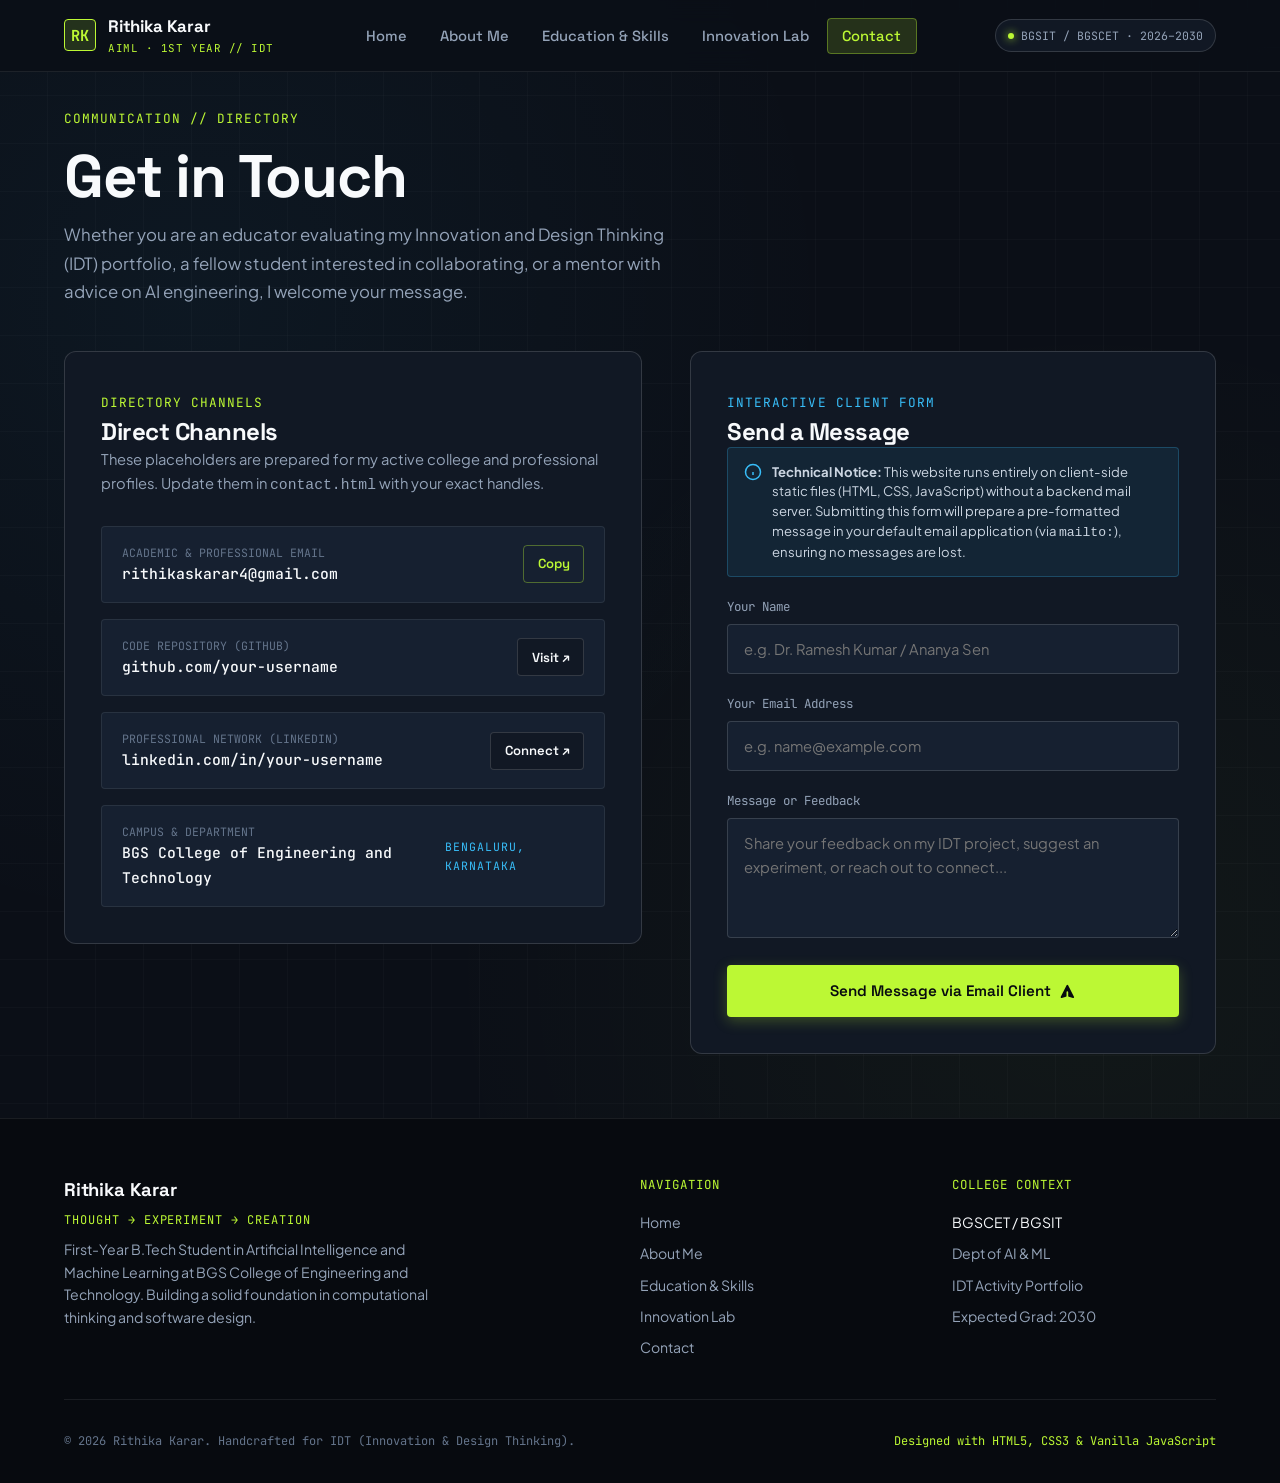
<file: contact.html>
<!DOCTYPE html>
<html lang="en">

<head>
  <meta charset="UTF-8">
  <meta name="viewport" content="width=device-width, initial-scale=1.0">
  <title>Contact — Rithika Karar | AI &amp; ML Student</title>
  <meta name="description"
    content="Get in touch with Rithika Karar, first-year AI & ML student at BGS College of Engineering and Technology. Collaboration, IDT discussions, and academic inquiries.">

  <!-- Google Fonts -->
  <link rel="preconnect" href="https://fonts.googleapis.com">
  <link rel="preconnect" href="https://fonts.gstatic.com" crossorigin>
  <link
    href="https://fonts.googleapis.com/css2?family=JetBrains+Mono:wght@400;500;700&family=Plus+Jakarta+Sans:wght@400;500;600&family=Space+Grotesk:wght@500;600;700&display=swap"
    rel="stylesheet">

  <!-- Stylesheet -->
  <link rel="stylesheet" href="./style.css">

  <!-- SVG Favicon -->
  <link rel="icon" type="image/svg+xml"
    href="data:image/svg+xml,<svg xmlns='http://www.w3.org/2000/svg' viewBox='0 0 100 100'><rect width='100' height='100' rx='20' fill='%230b0f17'/><text x='50' y='65' font-size='50' font-family='monospace' font-weight='bold' fill='%23bcf834' text-anchor='middle'>RK</text></svg>">
</head>

<body>

  <!-- Site Navigation -->
  <header class="site-nav">
    <div class="container nav-container">
      <a href="./index.html" class="brand-link" aria-label="Rithika Karar Home">
        <div class="brand-glyph">RK</div>
        <div class="brand-text">
          <span class="brand-name">Rithika Karar</span>
          <span class="brand-role">AIML · 1ST YEAR // IDT</span>
        </div>
      </a>

      <nav aria-label="Main Navigation">
        <ul class="nav-links">
          <li><a href="./index.html" class="nav-link">Home</a></li>
          <li><a href="./about.html" class="nav-link">About Me</a></li>
          <li><a href="./education.html" class="nav-link">Education &amp; Skills</a></li>
          <li><a href="./projects.html" class="nav-link">Innovation Lab</a></li>
          <li><a href="./contact.html" class="nav-link active">Contact</a></li>
        </ul>
      </nav>

      <div class="nav-status-badge">
        <span class="status-dot" aria-hidden="true"></span>
        <span>BGSIT / BGSCET · 2026–2030</span>
      </div>

      <button type="button" class="mobile-toggle" aria-label="Toggle navigation menu" aria-expanded="false">
        <span></span>
      </button>
    </div>
  </header>

  <!-- Main Content -->
  <main class="main-content">
    <div class="container">

      <!-- Section Header -->
      <div class="section-header">
        <span class="mono-tag">COMMUNICATION // DIRECTORY</span>
        <h1>Get in Touch</h1>
        <p class="lead-text">
          Whether you are an educator evaluating my Innovation and Design Thinking (IDT) portfolio, a fellow student
          interested in collaborating, or a mentor with advice on AI engineering, I welcome your message.
        </p>
      </div>

      <!-- Contact Grid -->
      <div class="contact-grid">

        <!-- Left: Verified Channels & Placeholders -->
        <div class="contact-card">
          <span class="mono-tag" style="color: var(--accent-lime);">DIRECTORY CHANNELS</span>
          <h2 style="font-size: 1.5rem; margin-top: 0.25rem;">Direct Channels</h2>
          <p style="color: var(--text-muted); font-size: 0.92rem; margin-bottom: 1.5rem;">
            These placeholders are prepared for my active college and professional profiles. Update them in
            <code>contact.html</code> with your exact handles.
          </p>

          <div class="channel-list">
            <!-- Email Channel -->
            <div class="channel-item">
              <div class="channel-info">
                <span class="channel-type">Academic &amp; Professional Email</span>
                <span class="channel-handle">rithikaskarar4@gmail.com</span>
              </div>
              <button type="button" class="btn btn-outline-lime btn-sm" id="copy-email-btn"
                data-email="rithikaskarar4@gmail.com" aria-label="Copy email address to clipboard">
                Copy
              </button>
            </div>

            <!-- GitHub Channel -->
            <div class="channel-item">
              <div class="channel-info">
                <span class="channel-type">Code Repository (GitHub)</span>
                <span class="channel-handle">github.com/your-username</span>
              </div>
              <a href="https://github.com/rithikakarar-2217" target="_blank" rel="noopener noreferrer"
                class="btn btn-secondary btn-sm" aria-label="Open GitHub placeholder">
                Visit ↗
              </a>
            </div>

            <!-- LinkedIn Channel -->
            <div class="channel-item">
              <div class="channel-info">
                <span class="channel-type">Professional Network (LinkedIn)</span>
                <span class="channel-handle">linkedin.com/in/your-username</span>
              </div>
              <a href="https://www.linkedin.com/in/rithikas-karar" target="_blank" rel="noopener noreferrer"
                class="btn btn-secondary btn-sm" aria-label="Open LinkedIn placeholder">
                Connect ↗
              </a>
            </div>

            <!-- College Location Context -->
            <div class="channel-item">
              <div class="channel-info">
                <span class="channel-type">Campus &amp; Department</span>
                <span class="channel-handle">BGS College of Engineering and Technology</span>
              </div>
              <span class="mono-tag" style="font-size: 0.72rem; color: var(--accent-cyan);">Bengaluru, Karnataka</span>
            </div>
          </div>
        </div>

        <!-- Right: Honest Contact Form -->
        <div class="contact-card">
          <span class="mono-tag" style="color: var(--accent-cyan);">INTERACTIVE CLIENT FORM</span>
          <h2 style="font-size: 1.5rem; margin-top: 0.25rem;">Send a Message</h2>

          <!-- Transparent Technical Disclaimer -->
          <div class="form-disclaimer" role="note">
            <svg class="disclaimer-icon" width="18" height="18" viewBox="0 0 24 24" fill="none" stroke="currentColor"
              stroke-width="2">
              <circle cx="12" cy="12" r="10" />
              <line x1="12" y1="16" x2="12" y2="12" />
              <line x1="12" y1="8" x2="12.01" y2="8" />
            </svg>
            <div>
              <strong>Technical Notice:</strong> This website runs entirely on client-side static files (HTML, CSS,
              JavaScript) without a backend mail server. Submitting this form will prepare a pre-formatted message in
              your default email application (via <code>mailto:</code>), ensuring no messages are lost.
            </div>
          </div>

          <form id="portfolio-contact-form" novalidate>
            <div class="form-group">
              <label for="contact-name" class="form-label">Your Name</label>
              <input type="text" id="contact-name" class="form-input" placeholder="e.g. Dr. Ramesh Kumar / Ananya Sen"
                required>
            </div>

            <div class="form-group">
              <label for="contact-email" class="form-label">Your Email Address</label>
              <input type="email" id="contact-email" class="form-input" placeholder="e.g. name@example.com" required>
            </div>

            <div class="form-group">
              <label for="contact-message" class="form-label">Message or Feedback</label>
              <textarea id="contact-message" class="form-textarea"
                placeholder="Share your feedback on my IDT project, suggest an experiment, or reach out to connect..."
                required></textarea>
            </div>

            <button type="submit" class="btn btn-primary" style="width: 100%;">
              Send Message via Email Client
              <svg class="btn-icon" viewBox="0 0 20 20" fill="currentColor">
                <path
                  d="M10.894 2.553a1 1 0 00-1.788 0l-7 14a1 1 0 001.169 1.409l5-1.429A1 1 0 009 15.571V11a1 1 0 112 0v4.571a1 1 0 00.725.962l5 1.428a1 1 0 001.17-1.408l-7-14z" />
              </svg>
            </button>
          </form>
        </div>

      </div>

    </div>
  </main>

  <!-- Site Footer -->
  <footer class="site-footer">
    <div class="container">
      <div class="footer-top">
        <div class="footer-brand">
          <div class="brand-name">Rithika Karar</div>
          <div class="mono-tag" style="color: var(--accent-lime); font-size: 0.75rem;">THOUGHT → EXPERIMENT → CREATION
          </div>
          <p class="footer-manifesto">
            First-Year B.Tech Student in Artificial Intelligence and Machine Learning at BGS College of Engineering and
            Technology. Building a solid foundation in computational thinking and software design.
          </p>
        </div>

        <div>
          <div class="footer-heading">Navigation</div>
          <div class="footer-links">
            <a href="./index.html" class="footer-link">Home</a>
            <a href="./about.html" class="footer-link">About Me</a>
            <a href="./education.html" class="footer-link">Education &amp; Skills</a>
            <a href="./projects.html" class="footer-link">Innovation Lab</a>
            <a href="./contact.html" class="footer-link">Contact</a>
          </div>
        </div>

        <div>
          <div class="footer-heading">College Context</div>
          <div class="footer-links">
            <span class="footer-link" style="color: var(--text-main);">BGSCET / BGSIT</span>
            <span class="footer-link">Dept of AI &amp; ML</span>
            <span class="footer-link">IDT Activity Portfolio</span>
            <span class="footer-link">Expected Grad: 2030</span>
          </div>
        </div>
      </div>

      <div class="footer-bottom">
        <div>&copy; 2026 Rithika Karar. Handcrafted for IDT (Innovation &amp; Design Thinking).</div>
        <div style="color: var(--accent-lime);">Designed with HTML5, CSS3 &amp; Vanilla JavaScript</div>
      </div>
    </div>
  </footer>

  <!-- Scripts -->
  <script src="./script.js"></script>
</body>

</html>
</file>
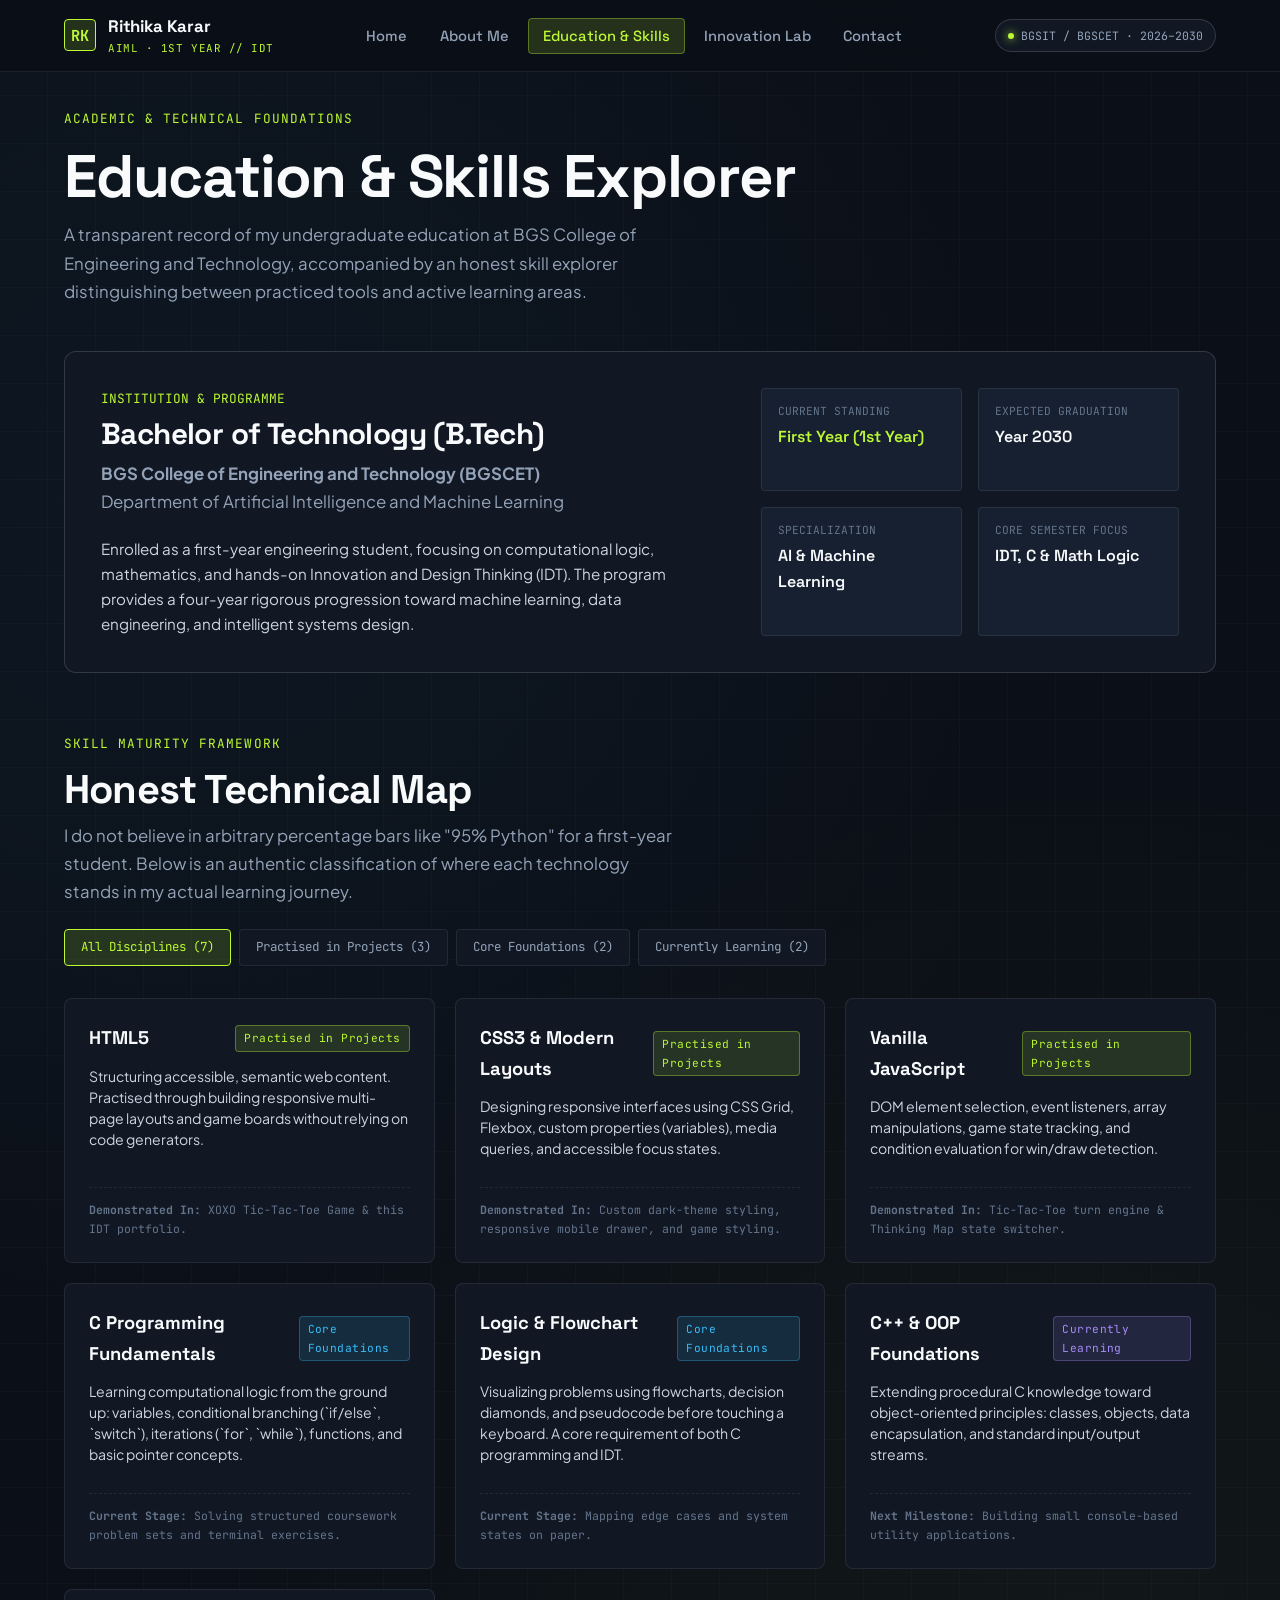
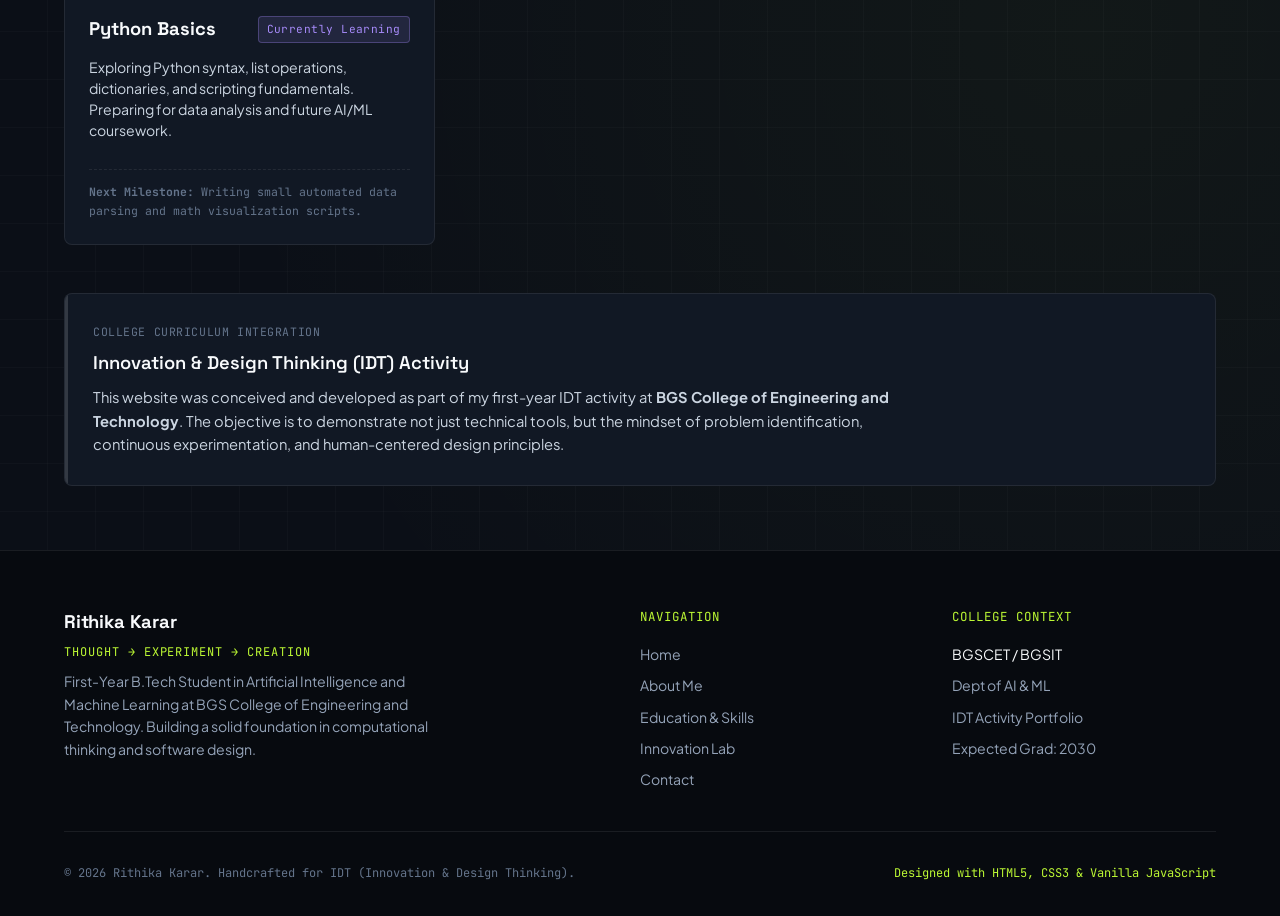
<file: education.html>
<!DOCTYPE html>
<html lang="en">
<head>
  <meta charset="UTF-8">
  <meta name="viewport" content="width=device-width, initial-scale=1.0">
  <title>Education &amp; Skills — Rithika Karar | AI &amp; ML Student</title>
  <meta name="description" content="Academic profile and authentic skill explorer of Rithika Karar, first-year B.Tech AI & ML student at BGS College of Engineering and Technology.">

  <!-- Google Fonts -->
  <link rel="preconnect" href="https://fonts.googleapis.com">
  <link rel="preconnect" href="https://fonts.gstatic.com" crossorigin>
  <link href="https://fonts.googleapis.com/css2?family=JetBrains+Mono:wght@400;500;700&family=Plus+Jakarta+Sans:wght@400;500;600&family=Space+Grotesk:wght@500;600;700&display=swap" rel="stylesheet">

  <!-- Stylesheet -->
  <link rel="stylesheet" href="./style.css">

  <!-- SVG Favicon -->
  <link rel="icon" type="image/svg+xml" href="data:image/svg+xml,<svg xmlns='http://www.w3.org/2000/svg' viewBox='0 0 100 100'><rect width='100' height='100' rx='20' fill='%230b0f17'/><text x='50' y='65' font-size='50' font-family='monospace' font-weight='bold' fill='%23bcf834' text-anchor='middle'>RK</text></svg>">
</head>
<body>

  <!-- Site Navigation -->
  <header class="site-nav">
    <div class="container nav-container">
      <a href="./index.html" class="brand-link" aria-label="Rithika Karar Home">
        <div class="brand-glyph">RK</div>
        <div class="brand-text">
          <span class="brand-name">Rithika Karar</span>
          <span class="brand-role">AIML · 1ST YEAR // IDT</span>
        </div>
      </a>

      <nav aria-label="Main Navigation">
        <ul class="nav-links">
          <li><a href="./index.html" class="nav-link">Home</a></li>
          <li><a href="./about.html" class="nav-link">About Me</a></li>
          <li><a href="./education.html" class="nav-link active">Education &amp; Skills</a></li>
          <li><a href="./projects.html" class="nav-link">Innovation Lab</a></li>
          <li><a href="./contact.html" class="nav-link">Contact</a></li>
        </ul>
      </nav>

      <div class="nav-status-badge">
        <span class="status-dot" aria-hidden="true"></span>
        <span>BGSIT / BGSCET · 2026–2030</span>
      </div>

      <button type="button" class="mobile-toggle" aria-label="Toggle navigation menu" aria-expanded="false">
        <span></span>
      </button>
    </div>
  </header>

  <!-- Main Content -->
  <main class="main-content">
    <div class="container">

      <!-- Section Header -->
      <div class="section-header">
        <span class="mono-tag">ACADEMIC &amp; TECHNICAL FOUNDATIONS</span>
        <h1>Education &amp; Skills Explorer</h1>
        <p class="lead-text">
          A transparent record of my undergraduate education at BGS College of Engineering and Technology, accompanied by an honest skill explorer distinguishing between practiced tools and active learning areas.
        </p>
      </div>

      <!-- Education Hero Card -->
      <div class="education-hero-card">
        <div>
          <div class="edu-institution-tag">INSTITUTION &amp; PROGRAMME</div>
          <h2 class="edu-degree-title">Bachelor of Technology (B.Tech)</h2>
          <div class="edu-college-name">
            <strong>BGS College of Engineering and Technology (BGSCET)</strong><br>
            Department of Artificial Intelligence and Machine Learning
          </div>
          <p style="color: var(--text-body); font-size: 0.95rem; max-width: 600px;">
            Enrolled as a first-year engineering student, focusing on computational logic, mathematics, and hands-on Innovation and Design Thinking (IDT). The program provides a four-year rigorous progression toward machine learning, data engineering, and intelligent systems design.
          </p>
        </div>

        <div class="edu-details-list">
          <div class="edu-stat-box">
            <div class="label">Current Standing</div>
            <div class="val" style="color: var(--accent-lime);">First Year (1st Year)</div>
          </div>
          <div class="edu-stat-box">
            <div class="label">Expected Graduation</div>
            <div class="val">Year 2030</div>
          </div>
          <div class="edu-stat-box">
            <div class="label">Specialization</div>
            <div class="val">AI &amp; Machine Learning</div>
          </div>
          <div class="edu-stat-box">
            <div class="label">Core Semester Focus</div>
            <div class="val">IDT, C &amp; Math Logic</div>
          </div>
        </div>
      </div>

      <!-- Skill Explorer Section -->
      <div class="section-header" style="margin-bottom: 1.5rem;">
        <span class="mono-tag">SKILL MATURITY FRAMEWORK</span>
        <h2>Honest Technical Map</h2>
        <p>
          I do not believe in arbitrary percentage bars like "95% Python" for a first-year student. Below is an authentic classification of where each technology stands in my actual learning journey.
        </p>
      </div>

      <!-- Skill Filters -->
      <div class="skill-filter-bar" role="toolbar" aria-label="Filter skills by maturity stage">
        <button type="button" class="filter-btn active" data-filter="all">All Disciplines (7)</button>
        <button type="button" class="filter-btn" data-filter="practised">Practised in Projects (3)</button>
        <button type="button" class="filter-btn" data-filter="beginner">Core Foundations (2)</button>
        <button type="button" class="filter-btn" data-filter="learning">Currently Learning (2)</button>
      </div>

      <!-- Skills Cards Grid -->
      <div class="skills-grid" id="skills-container">

        <!-- Skill 1: HTML5 -->
        <div class="skill-card" data-category="practised">
          <div class="skill-top-row">
            <span class="skill-name">HTML5</span>
            <span class="skill-badge badge-practised">Practised in Projects</span>
          </div>
          <p class="skill-desc">
            Structuring accessible, semantic web content. Practised through building responsive multi-page layouts and game boards without relying on code generators.
          </p>
          <div class="skill-context">
            <strong>Demonstrated In:</strong> XOXO Tic-Tac-Toe Game &amp; this IDT portfolio.
          </div>
        </div>

        <!-- Skill 2: CSS3 -->
        <div class="skill-card" data-category="practised">
          <div class="skill-top-row">
            <span class="skill-name">CSS3 &amp; Modern Layouts</span>
            <span class="skill-badge badge-practised">Practised in Projects</span>
          </div>
          <p class="skill-desc">
            Designing responsive interfaces using CSS Grid, Flexbox, custom properties (variables), media queries, and accessible focus states.
          </p>
          <div class="skill-context">
            <strong>Demonstrated In:</strong> Custom dark-theme styling, responsive mobile drawer, and game styling.
          </div>
        </div>

        <!-- Skill 3: Vanilla JavaScript -->
        <div class="skill-card" data-category="practised">
          <div class="skill-top-row">
            <span class="skill-name">Vanilla JavaScript</span>
            <span class="skill-badge badge-practised">Practised in Projects</span>
          </div>
          <p class="skill-desc">
            DOM element selection, event listeners, array manipulations, game state tracking, and condition evaluation for win/draw detection.
          </p>
          <div class="skill-context">
            <strong>Demonstrated In:</strong> Tic-Tac-Toe turn engine &amp; Thinking Map state switcher.
          </div>
        </div>

        <!-- Skill 4: C Programming -->
        <div class="skill-card" data-category="beginner">
          <div class="skill-top-row">
            <span class="skill-name">C Programming Fundamentals</span>
            <span class="skill-badge badge-beginner">Core Foundations</span>
          </div>
          <p class="skill-desc">
            Learning computational logic from the ground up: variables, conditional branching (`if/else`, `switch`), iterations (`for`, `while`), functions, and basic pointer concepts.
          </p>
          <div class="skill-context">
            <strong>Current Stage:</strong> Solving structured coursework problem sets and terminal exercises.
          </div>
        </div>

        <!-- Skill 5: Algorithmic Thinking & Flowcharts -->
        <div class="skill-card" data-category="beginner">
          <div class="skill-top-row">
            <span class="skill-name">Logic &amp; Flowchart Design</span>
            <span class="skill-badge badge-beginner">Core Foundations</span>
          </div>
          <p class="skill-desc">
            Visualizing problems using flowcharts, decision diamonds, and pseudocode before touching a keyboard. A core requirement of both C programming and IDT.
          </p>
          <div class="skill-context">
            <strong>Current Stage:</strong> Mapping edge cases and system states on paper.
          </div>
        </div>

        <!-- Skill 6: C++ (Object-Oriented) -->
        <div class="skill-card" data-category="learning">
          <div class="skill-top-row">
            <span class="skill-name">C++ &amp; OOP Foundations</span>
            <span class="skill-badge badge-learning">Currently Learning</span>
          </div>
          <p class="skill-desc">
            Extending procedural C knowledge toward object-oriented principles: classes, objects, data encapsulation, and standard input/output streams.
          </p>
          <div class="skill-context">
            <strong>Next Milestone:</strong> Building small console-based utility applications.
          </div>
        </div>

        <!-- Skill 7: Python Basics -->
        <div class="skill-card" data-category="learning">
          <div class="skill-top-row">
            <span class="skill-name">Python Basics</span>
            <span class="skill-badge badge-learning">Currently Learning</span>
          </div>
          <p class="skill-desc">
            Exploring Python syntax, list operations, dictionaries, and scripting fundamentals. Preparing for data analysis and future AI/ML coursework.
          </p>
          <div class="skill-context">
            <strong>Next Milestone:</strong> Writing small automated data parsing and math visualization scripts.
          </div>
        </div>

      </div>

      <!-- Academic Context Note -->
      <div class="snapshot-card" style="margin-top: 3rem; padding: 1.75rem;">
        <div class="snapshot-label">COLLEGE CURRICULUM INTEGRATION</div>
        <div class="snapshot-value" style="font-size: 1.15rem; margin-bottom: 0.5rem;">
          Innovation &amp; Design Thinking (IDT) Activity
        </div>
        <p style="color: var(--text-body); font-size: 0.92rem; line-height: 1.6; max-width: 800px;">
          This website was conceived and developed as part of my first-year IDT activity at <strong>BGS College of Engineering and Technology</strong>. The objective is to demonstrate not just technical tools, but the mindset of problem identification, continuous experimentation, and human-centered design principles.
        </p>
      </div>

    </div>
  </main>

  <!-- Site Footer -->
  <footer class="site-footer">
    <div class="container">
      <div class="footer-top">
        <div class="footer-brand">
          <div class="brand-name">Rithika Karar</div>
          <div class="mono-tag" style="color: var(--accent-lime); font-size: 0.75rem;">THOUGHT → EXPERIMENT → CREATION</div>
          <p class="footer-manifesto">
            First-Year B.Tech Student in Artificial Intelligence and Machine Learning at BGS College of Engineering and Technology. Building a solid foundation in computational thinking and software design.
          </p>
        </div>

        <div>
          <div class="footer-heading">Navigation</div>
          <div class="footer-links">
            <a href="./index.html" class="footer-link">Home</a>
            <a href="./about.html" class="footer-link">About Me</a>
            <a href="./education.html" class="footer-link">Education &amp; Skills</a>
            <a href="./projects.html" class="footer-link">Innovation Lab</a>
            <a href="./contact.html" class="footer-link">Contact</a>
          </div>
        </div>

        <div>
          <div class="footer-heading">College Context</div>
          <div class="footer-links">
            <span class="footer-link" style="color: var(--text-main);">BGSCET / BGSIT</span>
            <span class="footer-link">Dept of AI &amp; ML</span>
            <span class="footer-link">IDT Activity Portfolio</span>
            <span class="footer-link">Expected Grad: 2030</span>
          </div>
        </div>
      </div>

      <div class="footer-bottom">
        <div>&copy; 2026 Rithika Karar. Handcrafted for IDT (Innovation &amp; Design Thinking).</div>
        <div style="color: var(--accent-lime);">Designed with HTML5, CSS3 &amp; Vanilla JavaScript</div>
      </div>
    </div>
  </footer>

  <!-- Scripts -->
  <script src="./script.js"></script>
</body>
</html>
</file>
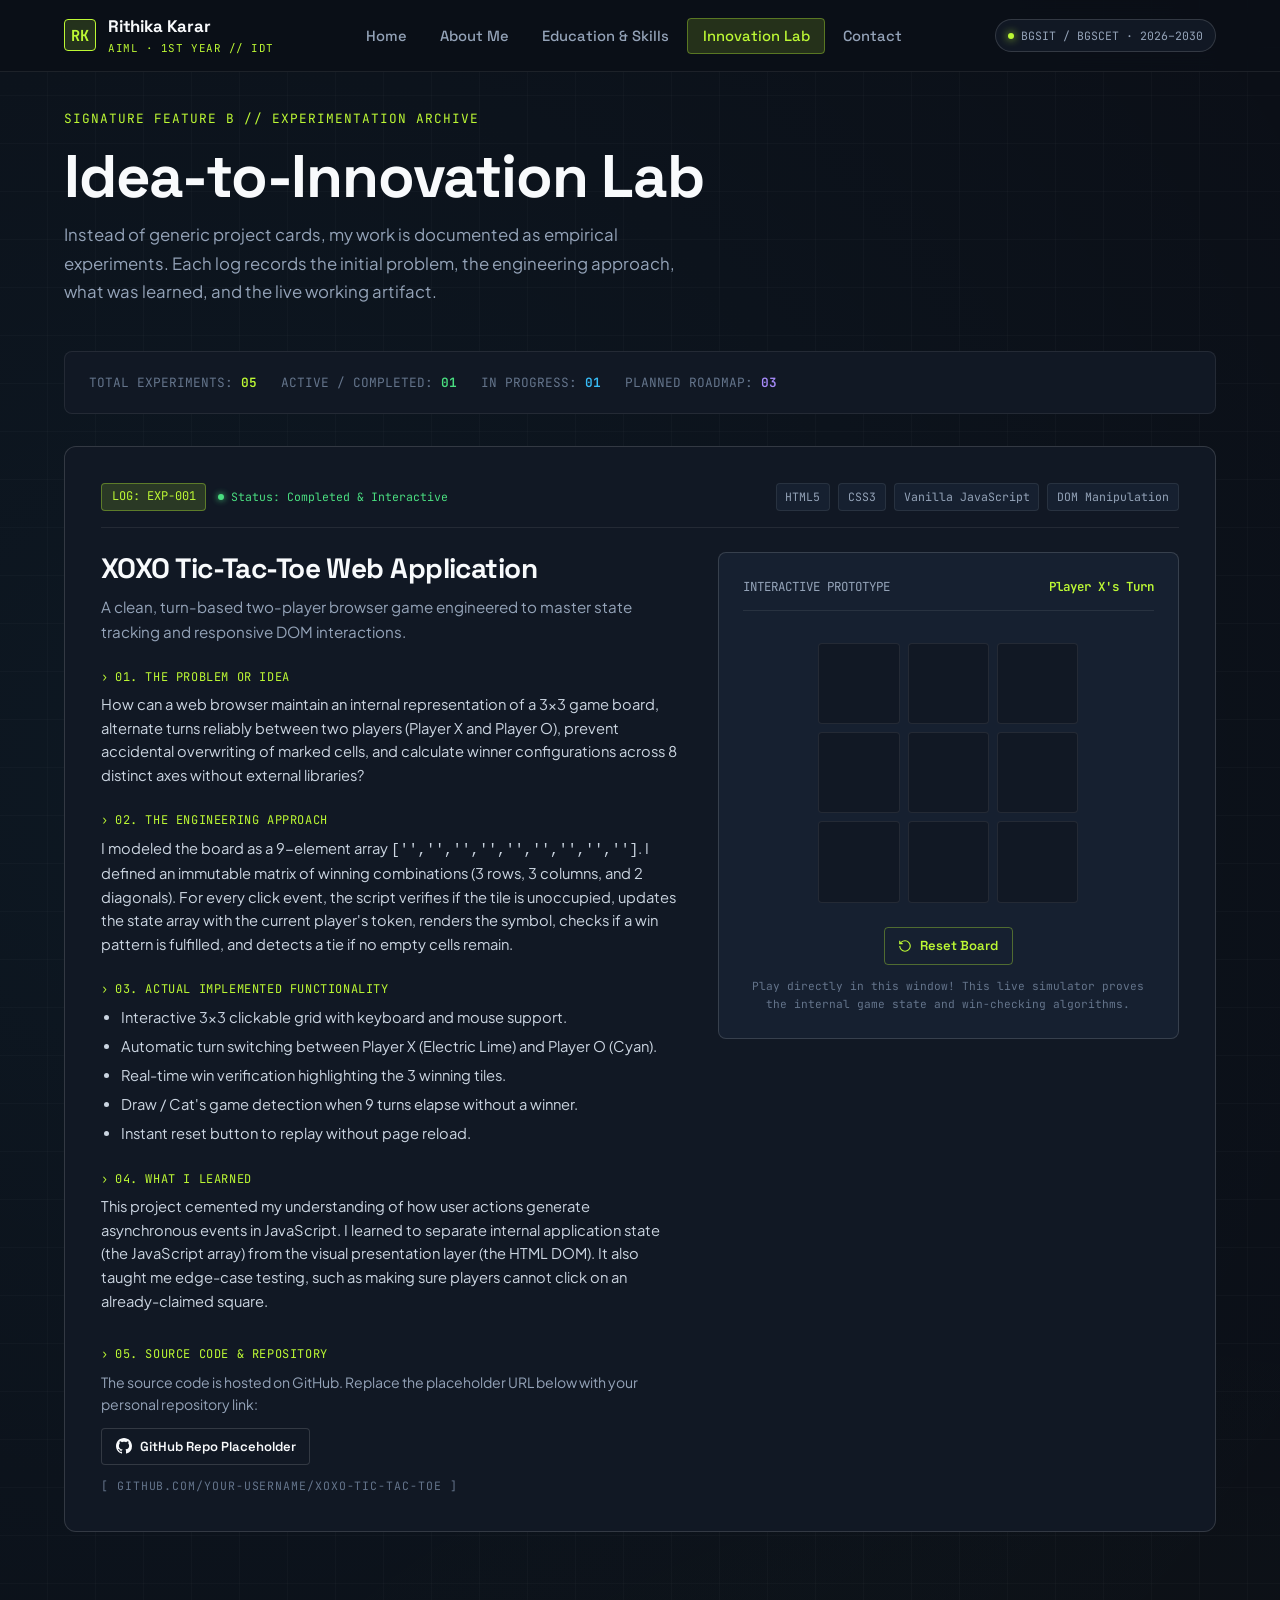
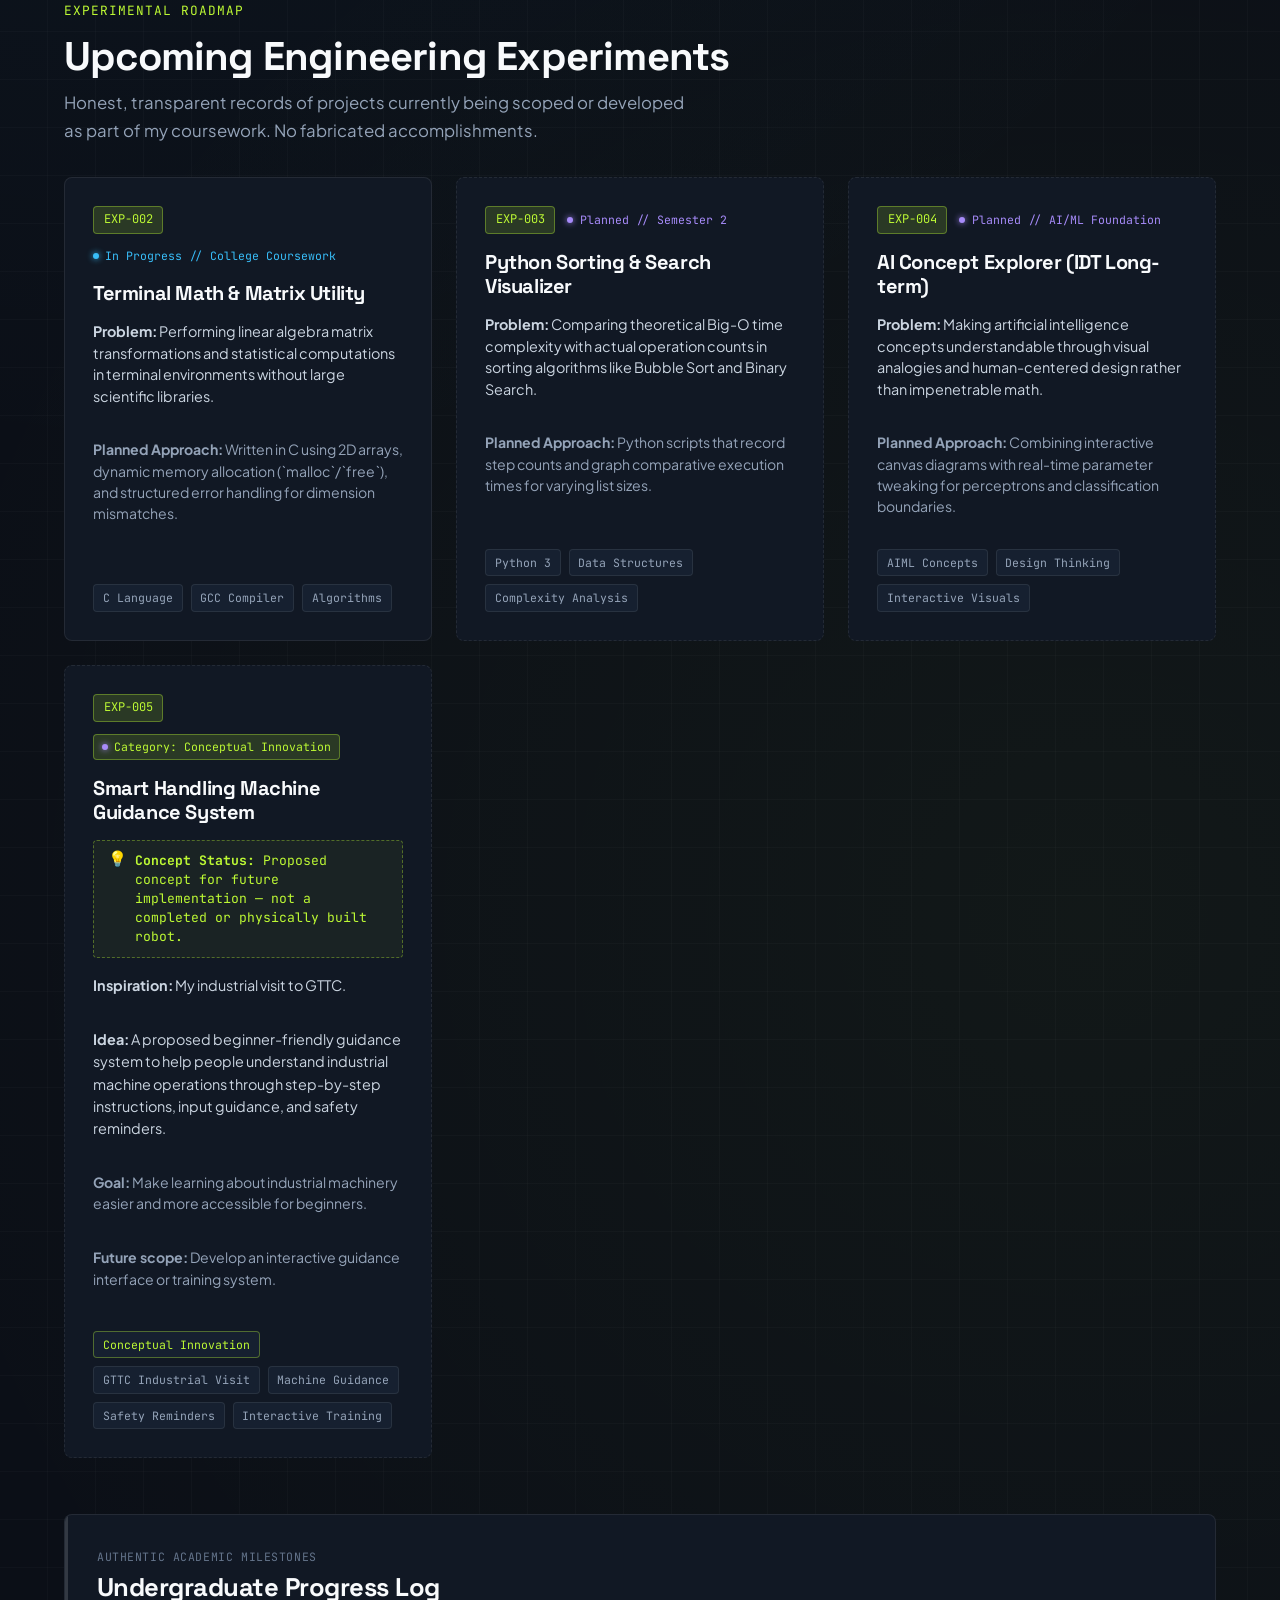
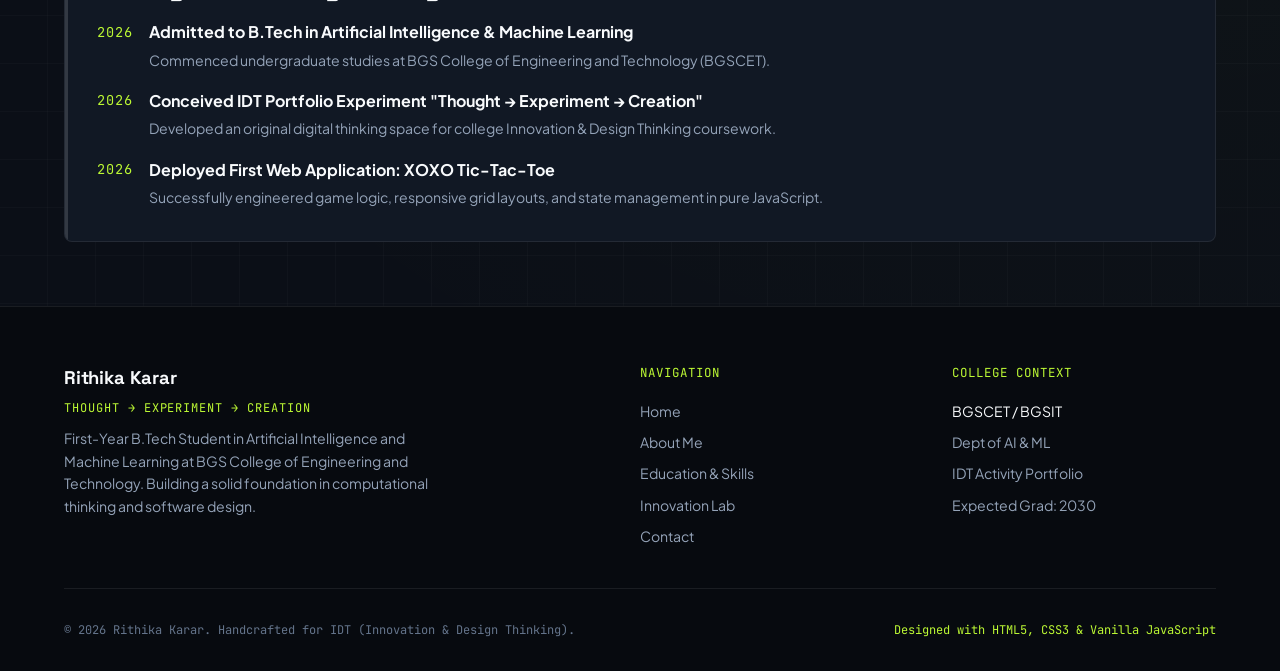
<file: projects-backup.html>
<!DOCTYPE html>
<html lang="en">

<head>
  <meta charset="UTF-8">
  <meta name="viewport" content="width=device-width, initial-scale=1.0">
  <title>Projects &amp; Innovation Lab — Rithika Karar</title>
  <meta name="description"
    content="Idea-to-Innovation Lab by Rithika Karar. Interactive Tic-Tac-Toe game experiment, technical breakdowns, and future engineering milestones.">

  <!-- Google Fonts -->
  <link rel="preconnect" href="https://fonts.googleapis.com">
  <link rel="preconnect" href="https://fonts.gstatic.com" crossorigin>
  <link
    href="https://fonts.googleapis.com/css2?family=JetBrains+Mono:wght@400;500;700&family=Plus+Jakarta+Sans:wght@400;500;600&family=Space+Grotesk:wght@500;600;700&display=swap"
    rel="stylesheet">

  <!-- Stylesheet -->
  <link rel="stylesheet" href="./style.css">

  <!-- SVG Favicon -->
  <link rel="icon" type="image/svg+xml"
    href="data:image/svg+xml,<svg xmlns='http://www.w3.org/2000/svg' viewBox='0 0 100 100'><rect width='100' height='100' rx='20' fill='%230b0f17'/><text x='50' y='65' font-size='50' font-family='monospace' font-weight='bold' fill='%23bcf834' text-anchor='middle'>RK</text></svg>">
</head>

<body>

  <!-- Site Navigation -->
  <header class="site-nav">
    <div class="container nav-container">
      <a href="./index.html" class="brand-link" aria-label="Rithika Karar Home">
        <div class="brand-glyph">RK</div>
        <div class="brand-text">
          <span class="brand-name">Rithika Karar</span>
          <span class="brand-role">AIML · 1ST YEAR // IDT</span>
        </div>
      </a>

      <nav aria-label="Main Navigation">
        <ul class="nav-links">
          <li><a href="./index.html" class="nav-link">Home</a></li>
          <li><a href="./about.html" class="nav-link">About Me</a></li>
          <li><a href="./education.html" class="nav-link">Education &amp; Skills</a></li>
          <li><a href="./projects.html" class="nav-link active">Innovation Lab</a></li>
          <li><a href="./contact.html" class="nav-link">Contact</a></li>
        </ul>
      </nav>

      <div class="nav-status-badge">
        <span class="status-dot" aria-hidden="true"></span>
        <span>BGSIT / BGSCET · 2026–2030</span>
      </div>

      <button type="button" class="mobile-toggle" aria-label="Toggle navigation menu" aria-expanded="false">
        <span></span>
      </button>
    </div>
  </header>

  <!-- Main Content -->
  <main class="main-content">
    <div class="container">

      <!-- Section Header -->
      <div class="section-header">
        <span class="mono-tag">SIGNATURE FEATURE B // EXPERIMENTATION ARCHIVE</span>
        <h1>Idea-to-Innovation Lab</h1>
        <p class="lead-text">
          Instead of generic project cards, my work is documented as empirical experiments. Each log records the initial
          problem, the engineering approach, what was learned, and the live working artifact.
        </p>
      </div>

      <!-- Lab Status Strip -->
      <div class="lab-header-stats">
        <div class="lab-stat-item">
          <span class="lab-stat-label">TOTAL EXPERIMENTS:</span>
          <span class="lab-stat-val">05</span>
        </div>
        <div class="lab-stat-item">
          <span class="lab-stat-label">ACTIVE / COMPLETED:</span>
          <span class="lab-stat-val" style="color: #4ade80;">01</span>
        </div>
        <div class="lab-stat-item">
          <span class="lab-stat-label">IN PROGRESS:</span>
          <span class="lab-stat-val" style="color: var(--accent-cyan);">01</span>
        </div>
        <div class="lab-stat-item">
          <span class="lab-stat-label">PLANNED ROADMAP:</span>
          <span class="lab-stat-val" style="color: var(--accent-violet);">03</span>
        </div>
      </div>

      <!-- Featured Experiment 01: XOXO Tic-Tac-Toe Game -->
      <article class="experiment-card-featured" id="experiment-001">
        <div class="experiment-meta-top">
          <div class="exp-badge-group">
            <span class="exp-id">LOG: EXP-001</span>
            <span class="exp-status-live">Status: Completed &amp; Interactive</span>
          </div>

          <div class="exp-tech-tags">
            <span class="tech-tag">HTML5</span>
            <span class="tech-tag">CSS3</span>
            <span class="tech-tag">Vanilla JavaScript</span>
            <span class="tech-tag">DOM Manipulation</span>
          </div>
        </div>

        <div class="experiment-body-grid">
          <!-- Left: Scientific Lab Breakdown -->
          <div class="lab-breakdown">
            <div>
              <h2 style="font-size: 1.75rem; margin-bottom: 0.5rem;">
                XOXO Tic-Tac-Toe Web Application
              </h2>
              <p style="color: var(--text-muted); font-size: 0.95rem;">
                A clean, turn-based two-player browser game engineered to master state tracking and responsive DOM
                interactions.
              </p>
            </div>

            <!-- Problem / Idea -->
            <div class="breakdown-block">
              <div class="breakdown-label">
                <span style="color:var(--accent-lime)">›</span> 01. The Problem or Idea
              </div>
              <div class="breakdown-content">
                How can a web browser maintain an internal representation of a 3x3 game board, alternate turns reliably
                between two players (Player X and Player O), prevent accidental overwriting of marked cells, and
                calculate winner configurations across 8 distinct axes without external libraries?
              </div>
            </div>

            <!-- Approach Taken -->
            <div class="breakdown-block">
              <div class="breakdown-label">
                <span style="color:var(--accent-lime)">›</span> 02. The Engineering Approach
              </div>
              <div class="breakdown-content">
                I modeled the board as a 9-element array <code>['','','','','','','','','']</code>. I defined an
                immutable matrix of winning combinations (3 rows, 3 columns, and 2 diagonals). For every click event,
                the script verifies if the tile is unoccupied, updates the state array with the current player's token,
                renders the symbol, checks if a win pattern is fulfilled, and detects a tie if no empty cells remain.
              </div>
            </div>

            <!-- Implemented Functionality -->
            <div class="breakdown-block">
              <div class="breakdown-label">
                <span style="color:var(--accent-lime)">›</span> 03. Actual Implemented Functionality
              </div>
              <div class="breakdown-content">
                <ul
                  style="list-style: disc; padding-left: 1.25rem; display: flex; flex-direction: column; gap: 0.35rem;">
                  <li>Interactive 3x3 clickable grid with keyboard and mouse support.</li>
                  <li>Automatic turn switching between Player X (Electric Lime) and Player O (Cyan).</li>
                  <li>Real-time win verification highlighting the 3 winning tiles.</li>
                  <li>Draw / Cat's game detection when 9 turns elapse without a winner.</li>
                  <li>Instant reset button to replay without page reload.</li>
                </ul>
              </div>
            </div>

            <!-- What I Learned -->
            <div class="breakdown-block">
              <div class="breakdown-label">
                <span style="color:var(--accent-lime)">›</span> 04. What I Learned
              </div>
              <div class="breakdown-content">
                This project cemented my understanding of how user actions generate asynchronous events in JavaScript. I
                learned to separate internal application state (the JavaScript array) from the visual presentation layer
                (the HTML DOM). It also taught me edge-case testing, such as making sure players cannot click on an
                already-claimed square.
              </div>
            </div>

            <!-- Repository Placeholder & Action Links -->
            <div class="breakdown-block" style="padding-top: 0.5rem;">
              <div class="breakdown-label">
                <span style="color:var(--accent-lime)">›</span> 05. Source Code &amp; Repository
              </div>
              <div class="breakdown-content">
                <p style="font-size: 0.88rem; color: var(--text-muted); margin-bottom: 0.75rem;">
                  The source code is hosted on GitHub. Replace the placeholder URL below with your personal repository
                  link:
                </p>
                <div style="display: flex; flex-wrap: wrap; gap: 0.75rem; align-items: center;">
                  <a href="https://github.com/your-username/xoxo-tic-tac-toe" target="_blank" rel="noopener noreferrer"
                    class="btn btn-secondary btn-sm" id="repo-link-tictactoe">
                    <svg width="16" height="16" viewBox="0 0 24 24" fill="currentColor">
                      <path
                        d="M12 0C5.37 0 0 5.37 0 12c0 5.31 3.435 9.795 8.205 11.385.6.105.825-.255.825-.57 0-.285-.015-1.23-.015-2.235-3.015.555-3.795-.735-4.035-1.41-.135-.345-.72-1.41-1.23-1.695-.42-.225-1.02-.78-.015-.795.945-.015 1.62.87 1.845 1.23 1.08 1.815 2.805 1.305 3.495.99.105-.78.42-1.305.765-1.605-2.67-.3-5.46-1.335-5.46-5.925 0-1.305.465-2.385 1.23-3.225-.12-.3-.54-1.53.12-3.18 0 0 1.005-.315 3.3 1.23.96-.27 1.98-.405 3-.405s2.04.135 3 .405c2.295-1.56 3.3-1.23 3.3-1.23.66 1.65.24 2.88.12 3.18.765.84 1.23 1.905 1.23 3.225 0 4.605-2.805 5.625-5.475 5.925.435.375.81 1.095.81 2.22 0 1.605-.015 2.895-.015 3.3 0 .315.225.69.825.57A12.02 12.02 0 0024 12c0-6.63-5.37-12-12-12z" />
                    </svg>
                    GitHub Repo Placeholder
                  </a>
                  <span class="mono-tag" style="font-size: 0.72rem; color: var(--text-dim);">[
                    github.com/your-username/xoxo-tic-tac-toe ]</span>
                </div>
              </div>
            </div>
          </div>

          <!-- Right: Embedded Playable Lab Simulator -->
          <div class="game-lab-simulator" aria-label="Interactive Tic-Tac-Toe Game Demo">
            <div class="simulator-header">
              <span class="sim-title">INTERACTIVE PROTOTYPE</span>
              <span class="sim-status" id="ttt-status">Player X's Turn</span>
            </div>

            <!-- Real Working 3x3 Grid -->
            <div class="tictactoe-grid" id="ttt-grid" role="region" aria-label="Tic-Tac-Toe Game Board">
              <!-- Rendered dynamically by script.js -->
            </div>

            <div class="sim-actions">
              <button type="button" class="btn btn-outline-lime btn-sm" id="ttt-reset-btn">
                <svg width="14" height="14" viewBox="0 0 24 24" fill="none" stroke="currentColor" stroke-width="2">
                  <path d="M3 12a9 9 0 1 0 9-9 9.75 9.75 0 0 0-6.74 2.74L3 8" />
                  <path d="M3 3v5h5" />
                </svg>
                Reset Board
              </button>
            </div>

            <p class="sim-note">
              Play directly in this window! This live simulator proves the internal game state and win-checking
              algorithms.
            </p>
          </div>
        </div>
      </article>

      <!-- Section: Future & Planned Experiments -->
      <div class="section-header" style="margin-top: 4rem; margin-bottom: 2rem;">
        <span class="mono-tag">EXPERIMENTAL ROADMAP</span>
        <h2>Upcoming Engineering Experiments</h2>
        <p>
          Honest, transparent records of projects currently being scoped or developed as part of my coursework. No
          fabricated accomplishments.
        </p>
      </div>

      <div class="future-experiments-grid">

        <!-- Experiment 02: CLI Matrix & Math Engine -->
        <div class="future-card">
          <div class="exp-badge-group">
            <span class="exp-id">EXP-002</span>
            <span class="exp-status-in-progress">In Progress // College Coursework</span>
          </div>

          <h3 style="font-size: 1.25rem;">Terminal Math &amp; Matrix Utility</h3>
          <p style="font-size: 0.9rem; color: var(--text-body); line-height: 1.5;">
            <strong>Problem:</strong> Performing linear algebra matrix transformations and statistical computations in
            terminal environments without large scientific libraries.
          </p>
          <p style="font-size: 0.88rem; color: var(--text-muted); line-height: 1.5;">
            <strong>Planned Approach:</strong> Written in C using 2D arrays, dynamic memory allocation
            (`malloc`/`free`), and structured error handling for dimension mismatches.
          </p>

          <div style="margin-top: auto; display: flex; gap: 0.5rem; flex-wrap: wrap;">
            <span class="tech-tag">C Language</span>
            <span class="tech-tag">GCC Compiler</span>
            <span class="tech-tag">Algorithms</span>
          </div>
        </div>

        <!-- Experiment 03: Python Algorithm Visualizer -->
        <div class="future-card planned">
          <div class="exp-badge-group">
            <span class="exp-id">EXP-003</span>
            <span class="exp-status-planned">Planned // Semester 2</span>
          </div>

          <h3 style="font-size: 1.25rem;">Python Sorting &amp; Search Visualizer</h3>
          <p style="font-size: 0.9rem; color: var(--text-body); line-height: 1.5;">
            <strong>Problem:</strong> Comparing theoretical Big-O time complexity with actual operation counts in
            sorting algorithms like Bubble Sort and Binary Search.
          </p>
          <p style="font-size: 0.88rem; color: var(--text-muted); line-height: 1.5;">
            <strong>Planned Approach:</strong> Python scripts that record step counts and graph comparative execution
            times for varying list sizes.
          </p>

          <div style="margin-top: auto; display: flex; gap: 0.5rem; flex-wrap: wrap;">
            <span class="tech-tag">Python 3</span>
            <span class="tech-tag">Data Structures</span>
            <span class="tech-tag">Complexity Analysis</span>
          </div>
        </div>

        <!-- Experiment 04: AI Concept Explorer -->
        <div class="future-card planned">
          <div class="exp-badge-group">
            <span class="exp-id">EXP-004</span>
            <span class="exp-status-planned">Planned // AI/ML Foundation</span>
          </div>

          <h3 style="font-size: 1.25rem;">AI Concept Explorer (IDT Long-term)</h3>
          <p style="font-size: 0.9rem; color: var(--text-body); line-height: 1.5;">
            <strong>Problem:</strong> Making artificial intelligence concepts understandable through visual analogies
            and human-centered design rather than impenetrable math.
          </p>
          <p style="font-size: 0.88rem; color: var(--text-muted); line-height: 1.5;">
            <strong>Planned Approach:</strong> Combining interactive canvas diagrams with real-time parameter tweaking
            for perceptrons and classification boundaries.
          </p>

          <div style="margin-top: auto; display: flex; gap: 0.5rem; flex-wrap: wrap;">
            <span class="tech-tag">AIML Concepts</span>
            <span class="tech-tag">Design Thinking</span>
            <span class="tech-tag">Interactive Visuals</span>
          </div>
        </div>

        <!-- Experiment 05: Smart Handling Machine Guidance System -->
        <div class="future-card planned" id="experiment-005">
          <div class="exp-badge-group">
            <span class="exp-id">EXP-005</span>
            <span class="exp-status-planned"
              style="color: var(--accent-lime); border: 1px solid var(--accent-lime-border); padding: 0.15rem 0.5rem; border-radius: var(--radius-sm); background: var(--accent-lime-muted);">Category:
              Conceptual Innovation</span>
          </div>

          <h3 style="font-size: 1.25rem;">Smart Handling Machine Guidance System</h3>

          <!-- Concept Notice Banner -->
          <div
            style="background: rgba(188, 248, 52, 0.05); border: 1px dashed var(--accent-lime-border); border-radius: var(--radius-sm); padding: 0.65rem 0.85rem; font-size: 0.82rem; color: var(--accent-lime); font-family: var(--font-mono); display: flex; align-items: flex-start; gap: 0.5rem; line-height: 1.45;">
            <span style="font-size: 0.95rem; line-height: 1;" aria-hidden="true">💡</span>
            <span><strong>Concept Status:</strong> Proposed concept for future implementation — not a completed or
              physically built robot.</span>
          </div>

          <p style="font-size: 0.9rem; color: var(--text-body); line-height: 1.55;">
            <strong>Inspiration:</strong> My industrial visit to GTTC.
          </p>

          <p style="font-size: 0.9rem; color: var(--text-body); line-height: 1.55;">
            <strong>Idea:</strong> A proposed beginner-friendly guidance system to help people understand industrial
            machine operations through step-by-step instructions, input guidance, and safety reminders.
          </p>

          <p style="font-size: 0.88rem; color: var(--text-muted); line-height: 1.55;">
            <strong>Goal:</strong> Make learning about industrial machinery easier and more accessible for beginners.
          </p>

          <p style="font-size: 0.88rem; color: var(--text-muted); line-height: 1.55;">
            <strong>Future scope:</strong> Develop an interactive guidance interface or training system.
          </p>

          <div style="margin-top: auto; display: flex; gap: 0.5rem; flex-wrap: wrap; padding-top: 0.5rem;">
            <span class="tech-tag"
              style="border-color: var(--accent-lime-border); color: var(--accent-lime);">Conceptual Innovation</span>
            <span class="tech-tag">GTTC Industrial Visit</span>
            <span class="tech-tag">Machine Guidance</span>
            <span class="tech-tag">Safety Reminders</span>
            <span class="tech-tag">Interactive Training</span>
          </div>
        </div>

      </div>

      <!-- Real Undergraduate Milestones (No Fake Certificates) -->
      <div class="snapshot-card" style="margin-top: 3.5rem; padding: 2rem;">
        <div class="snapshot-label">AUTHENTIC ACADEMIC MILESTONES</div>
        <h3 style="margin-bottom: 1rem;">Undergraduate Progress Log</h3>

        <div style="display: flex; flex-direction: column; gap: 1rem;">
          <div style="display: flex; gap: 1rem; align-items: flex-start;">
            <span class="mono-tag"
              style="color: var(--accent-lime); font-size: 0.85rem; padding-top: 0.1rem;">2026</span>
            <div>
              <strong style="color: var(--text-main);">Admitted to B.Tech in Artificial Intelligence &amp; Machine
                Learning</strong>
              <p style="font-size: 0.88rem; color: var(--text-muted); margin-top: 0.2rem;">
                Commenced undergraduate studies at BGS College of Engineering and Technology (BGSCET).
              </p>
            </div>
          </div>

          <div style="display: flex; gap: 1rem; align-items: flex-start;">
            <span class="mono-tag"
              style="color: var(--accent-lime); font-size: 0.85rem; padding-top: 0.1rem;">2026</span>
            <div>
              <strong style="color: var(--text-main);">Conceived IDT Portfolio Experiment "Thought → Experiment →
                Creation"</strong>
              <p style="font-size: 0.88rem; color: var(--text-muted); margin-top: 0.2rem;">
                Developed an original digital thinking space for college Innovation &amp; Design Thinking coursework.
              </p>
            </div>
          </div>

          <div style="display: flex; gap: 1rem; align-items: flex-start;">
            <span class="mono-tag"
              style="color: var(--accent-lime); font-size: 0.85rem; padding-top: 0.1rem;">2026</span>
            <div>
              <strong style="color: var(--text-main);">Deployed First Web Application: XOXO Tic-Tac-Toe</strong>
              <p style="font-size: 0.88rem; color: var(--text-muted); margin-top: 0.2rem;">
                Successfully engineered game logic, responsive grid layouts, and state management in pure JavaScript.
              </p>
            </div>
          </div>
        </div>
      </div>

    </div>
  </main>

  <!-- Site Footer -->
  <footer class="site-footer">
    <div class="container">
      <div class="footer-top">
        <div class="footer-brand">
          <div class="brand-name">Rithika Karar</div>
          <div class="mono-tag" style="color: var(--accent-lime); font-size: 0.75rem;">THOUGHT → EXPERIMENT → CREATION
          </div>
          <p class="footer-manifesto">
            First-Year B.Tech Student in Artificial Intelligence and Machine Learning at BGS College of Engineering and
            Technology. Building a solid foundation in computational thinking and software design.
          </p>
        </div>

        <div>
          <div class="footer-heading">Navigation</div>
          <div class="footer-links">
            <a href="./index.html" class="footer-link">Home</a>
            <a href="./about.html" class="footer-link">About Me</a>
            <a href="./education.html" class="footer-link">Education &amp; Skills</a>
            <a href="./projects.html" class="footer-link">Innovation Lab</a>
            <a href="./contact.html" class="footer-link">Contact</a>
          </div>
        </div>

        <div>
          <div class="footer-heading">College Context</div>
          <div class="footer-links">
            <span class="footer-link" style="color: var(--text-main);">BGSCET / BGSIT</span>
            <span class="footer-link">Dept of AI &amp; ML</span>
            <span class="footer-link">IDT Activity Portfolio</span>
            <span class="footer-link">Expected Grad: 2030</span>
          </div>
        </div>
      </div>

      <div class="footer-bottom">
        <div>&copy; 2026 Rithika Karar. Handcrafted for IDT (Innovation &amp; Design Thinking).</div>
        <div style="color: var(--accent-lime);">Designed with HTML5, CSS3 &amp; Vanilla JavaScript</div>
      </div>
    </div>
  </footer>

  <!-- Scripts -->
  <script src="./script.js"></script>
</body>

</html>
</file>
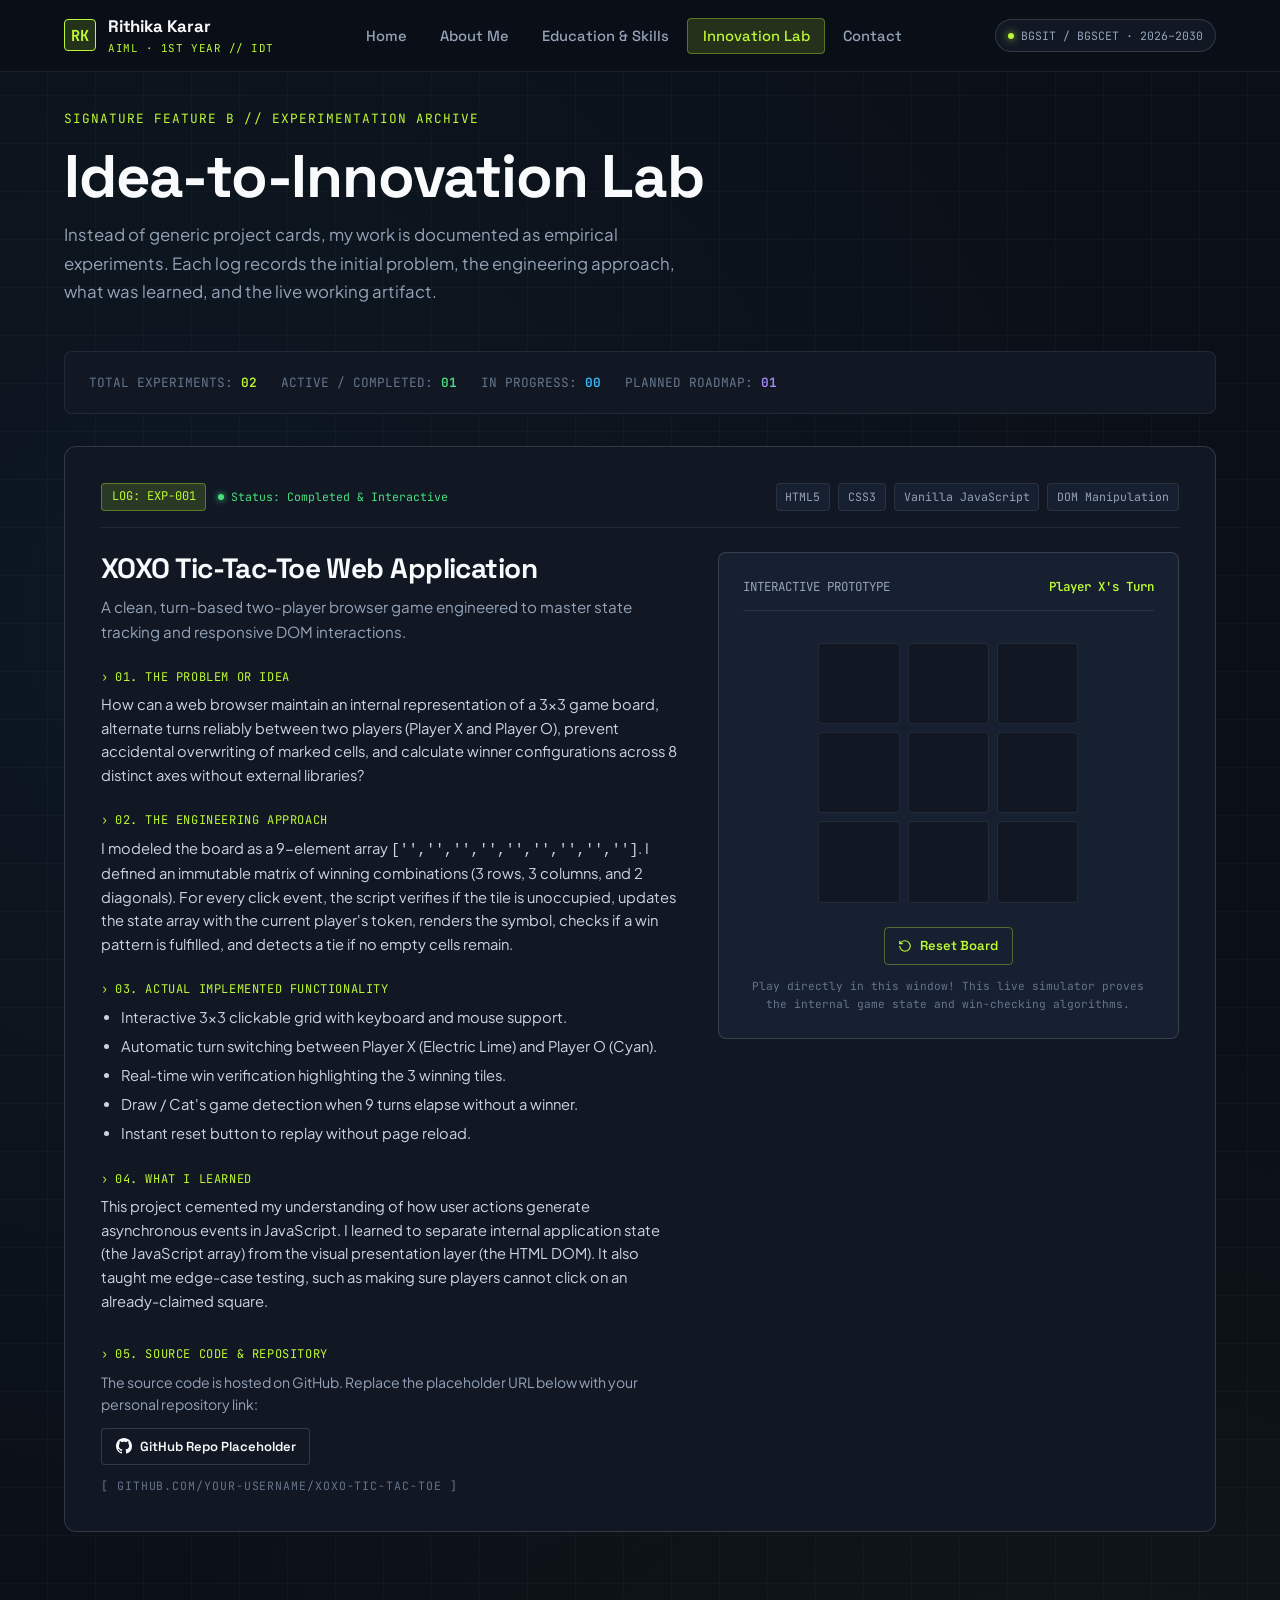
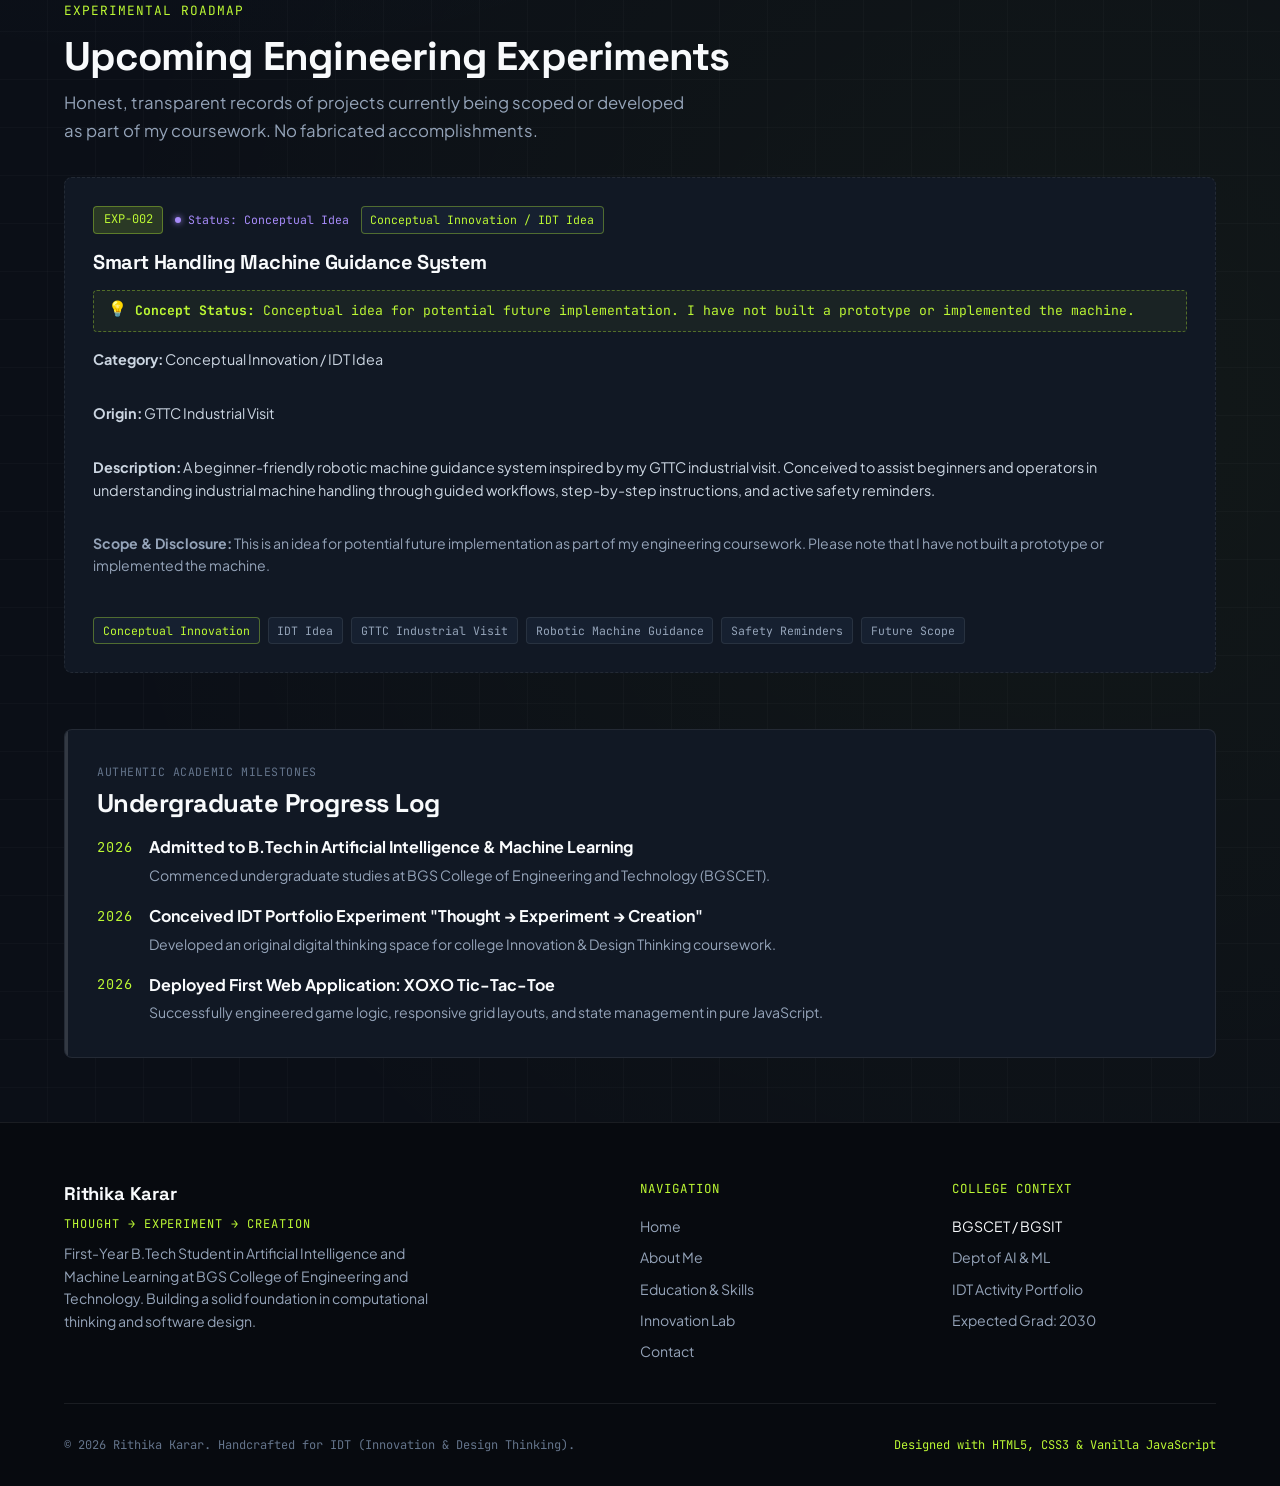
<file: projects.html>
<!DOCTYPE html>
<html lang="en">

<head>
  <meta charset="UTF-8">
  <meta name="viewport" content="width=device-width, initial-scale=1.0">
  <title>Projects &amp; Innovation Lab — Rithika Karar</title>
  <meta name="description"
    content="Idea-to-Innovation Lab by Rithika Karar. Interactive Tic-Tac-Toe game experiment, technical breakdowns, and future engineering milestones.">

  <!-- Google Fonts -->
  <link rel="preconnect" href="https://fonts.googleapis.com">
  <link rel="preconnect" href="https://fonts.gstatic.com" crossorigin>
  <link
    href="https://fonts.googleapis.com/css2?family=JetBrains+Mono:wght@400;500;700&family=Plus+Jakarta+Sans:wght@400;500;600&family=Space+Grotesk:wght@500;600;700&display=swap"
    rel="stylesheet">

  <!-- Stylesheet -->
  <link rel="stylesheet" href="./style.css">

  <!-- SVG Favicon -->
  <link rel="icon" type="image/svg+xml"
    href="data:image/svg+xml,<svg xmlns='http://www.w3.org/2000/svg' viewBox='0 0 100 100'><rect width='100' height='100' rx='20' fill='%230b0f17'/><text x='50' y='65' font-size='50' font-family='monospace' font-weight='bold' fill='%23bcf834' text-anchor='middle'>RK</text></svg>">
</head>

<body>

  <!-- Site Navigation -->
  <header class="site-nav">
    <div class="container nav-container">
      <a href="./index.html" class="brand-link" aria-label="Rithika Karar Home">
        <div class="brand-glyph">RK</div>
        <div class="brand-text">
          <span class="brand-name">Rithika Karar</span>
          <span class="brand-role">AIML · 1ST YEAR // IDT</span>
        </div>
      </a>

      <nav aria-label="Main Navigation">
        <ul class="nav-links">
          <li><a href="./index.html" class="nav-link">Home</a></li>
          <li><a href="./about.html" class="nav-link">About Me</a></li>
          <li><a href="./education.html" class="nav-link">Education &amp; Skills</a></li>
          <li><a href="./projects.html" class="nav-link active">Innovation Lab</a></li>
          <li><a href="./contact.html" class="nav-link">Contact</a></li>
        </ul>
      </nav>

      <div class="nav-status-badge">
        <span class="status-dot" aria-hidden="true"></span>
        <span>BGSIT / BGSCET · 2026–2030</span>
      </div>

      <button type="button" class="mobile-toggle" aria-label="Toggle navigation menu" aria-expanded="false">
        <span></span>
      </button>
    </div>
  </header>

  <!-- Main Content -->
  <main class="main-content">
    <div class="container">

      <!-- Section Header -->
      <div class="section-header">
        <span class="mono-tag">SIGNATURE FEATURE B // EXPERIMENTATION ARCHIVE</span>
        <h1>Idea-to-Innovation Lab</h1>
        <p class="lead-text">
          Instead of generic project cards, my work is documented as empirical experiments. Each log records the initial
          problem, the engineering approach, what was learned, and the live working artifact.
        </p>
      </div>

      <!-- Lab Status Strip -->
      <div class="lab-header-stats">
        <div class="lab-stat-item">
          <span class="lab-stat-label">TOTAL EXPERIMENTS:</span>
          <span class="lab-stat-val">02</span>
        </div>
        <div class="lab-stat-item">
          <span class="lab-stat-label">ACTIVE / COMPLETED:</span>
          <span class="lab-stat-val" style="color: #4ade80;">01</span>
        </div>
        <div class="lab-stat-item">
          <span class="lab-stat-label">IN PROGRESS:</span>
          <span class="lab-stat-val" style="color: var(--accent-cyan);">00</span>
        </div>
        <div class="lab-stat-item">
          <span class="lab-stat-label">PLANNED ROADMAP:</span>
          <span class="lab-stat-val" style="color: var(--accent-violet);">01</span>
        </div>
      </div>

      <!-- Featured Experiment 01: XOXO Tic-Tac-Toe Game -->
      <article class="experiment-card-featured" id="experiment-001">
        <div class="experiment-meta-top">
          <div class="exp-badge-group">
            <span class="exp-id">LOG: EXP-001</span>
            <span class="exp-status-live">Status: Completed &amp; Interactive</span>
          </div>

          <div class="exp-tech-tags">
            <span class="tech-tag">HTML5</span>
            <span class="tech-tag">CSS3</span>
            <span class="tech-tag">Vanilla JavaScript</span>
            <span class="tech-tag">DOM Manipulation</span>
          </div>
        </div>

        <div class="experiment-body-grid">
          <!-- Left: Scientific Lab Breakdown -->
          <div class="lab-breakdown">
            <div>
              <h2 style="font-size: 1.75rem; margin-bottom: 0.5rem;">
                XOXO Tic-Tac-Toe Web Application
              </h2>
              <p style="color: var(--text-muted); font-size: 0.95rem;">
                A clean, turn-based two-player browser game engineered to master state tracking and responsive DOM
                interactions.
              </p>
            </div>

            <!-- Problem / Idea -->
            <div class="breakdown-block">
              <div class="breakdown-label">
                <span style="color:var(--accent-lime)">›</span> 01. The Problem or Idea
              </div>
              <div class="breakdown-content">
                How can a web browser maintain an internal representation of a 3x3 game board, alternate turns reliably
                between two players (Player X and Player O), prevent accidental overwriting of marked cells, and
                calculate winner configurations across 8 distinct axes without external libraries?
              </div>
            </div>

            <!-- Approach Taken -->
            <div class="breakdown-block">
              <div class="breakdown-label">
                <span style="color:var(--accent-lime)">›</span> 02. The Engineering Approach
              </div>
              <div class="breakdown-content">
                I modeled the board as a 9-element array <code>['','','','','','','','','']</code>. I defined an
                immutable matrix of winning combinations (3 rows, 3 columns, and 2 diagonals). For every click event,
                the script verifies if the tile is unoccupied, updates the state array with the current player's token,
                renders the symbol, checks if a win pattern is fulfilled, and detects a tie if no empty cells remain.
              </div>
            </div>

            <!-- Implemented Functionality -->
            <div class="breakdown-block">
              <div class="breakdown-label">
                <span style="color:var(--accent-lime)">›</span> 03. Actual Implemented Functionality
              </div>
              <div class="breakdown-content">
                <ul
                  style="list-style: disc; padding-left: 1.25rem; display: flex; flex-direction: column; gap: 0.35rem;">
                  <li>Interactive 3x3 clickable grid with keyboard and mouse support.</li>
                  <li>Automatic turn switching between Player X (Electric Lime) and Player O (Cyan).</li>
                  <li>Real-time win verification highlighting the 3 winning tiles.</li>
                  <li>Draw / Cat's game detection when 9 turns elapse without a winner.</li>
                  <li>Instant reset button to replay without page reload.</li>
                </ul>
              </div>
            </div>

            <!-- What I Learned -->
            <div class="breakdown-block">
              <div class="breakdown-label">
                <span style="color:var(--accent-lime)">›</span> 04. What I Learned
              </div>
              <div class="breakdown-content">
                This project cemented my understanding of how user actions generate asynchronous events in JavaScript. I
                learned to separate internal application state (the JavaScript array) from the visual presentation layer
                (the HTML DOM). It also taught me edge-case testing, such as making sure players cannot click on an
                already-claimed square.
              </div>
            </div>

            <!-- Repository Placeholder & Action Links -->
            <div class="breakdown-block" style="padding-top: 0.5rem;">
              <div class="breakdown-label">
                <span style="color:var(--accent-lime)">›</span> 05. Source Code &amp; Repository
              </div>
              <div class="breakdown-content">
                <p style="font-size: 0.88rem; color: var(--text-muted); margin-bottom: 0.75rem;">
                  The source code is hosted on GitHub. Replace the placeholder URL below with your personal repository
                  link:
                </p>
                <div style="display: flex; flex-wrap: wrap; gap: 0.75rem; align-items: center;">
                  <a href="https://github.com/your-username/xoxo-tic-tac-toe" target="_blank" rel="noopener noreferrer"
                    class="btn btn-secondary btn-sm" id="repo-link-tictactoe">
                    <svg width="16" height="16" viewBox="0 0 24 24" fill="currentColor">
                      <path
                        d="M12 0C5.37 0 0 5.37 0 12c0 5.31 3.435 9.795 8.205 11.385.6.105.825-.255.825-.57 0-.285-.015-1.23-.015-2.235-3.015.555-3.795-.735-4.035-1.41-.135-.345-.72-1.41-1.23-1.695-.42-.225-1.02-.78-.015-.795.945-.015 1.62.87 1.845 1.23 1.08 1.815 2.805 1.305 3.495.99.105-.78.42-1.305.765-1.605-2.67-.3-5.46-1.335-5.46-5.925 0-1.305.465-2.385 1.23-3.225-.12-.3-.54-1.53.12-3.18 0 0 1.005-.315 3.3 1.23.96-.27 1.98-.405 3-.405s2.04.135 3 .405c2.295-1.56 3.3-1.23 3.3-1.23.66 1.65.24 2.88.12 3.18.765.84 1.23 1.905 1.23 3.225 0 4.605-2.805 5.625-5.475 5.925.435.375.81 1.095.81 2.22 0 1.605-.015 2.895-.015 3.3 0 .315.225.69.825.57A12.02 12.02 0 0024 12c0-6.63-5.37-12-12-12z" />
                    </svg>
                    GitHub Repo Placeholder
                  </a>
                  <span class="mono-tag" style="font-size: 0.72rem; color: var(--text-dim);">[
                    github.com/your-username/xoxo-tic-tac-toe ]</span>
                </div>
              </div>
            </div>
          </div>

          <!-- Right: Embedded Playable Lab Simulator -->
          <div class="game-lab-simulator" aria-label="Interactive Tic-Tac-Toe Game Demo">
            <div class="simulator-header">
              <span class="sim-title">INTERACTIVE PROTOTYPE</span>
              <span class="sim-status" id="ttt-status">Player X's Turn</span>
            </div>

            <!-- Real Working 3x3 Grid -->
            <div class="tictactoe-grid" id="ttt-grid" role="region" aria-label="Tic-Tac-Toe Game Board">
              <!-- Rendered dynamically by script.js -->
            </div>

            <div class="sim-actions">
              <button type="button" class="btn btn-outline-lime btn-sm" id="ttt-reset-btn">
                <svg width="14" height="14" viewBox="0 0 24 24" fill="none" stroke="currentColor" stroke-width="2">
                  <path d="M3 12a9 9 0 1 0 9-9 9.75 9.75 0 0 0-6.74 2.74L3 8" />
                  <path d="M3 3v5h5" />
                </svg>
                Reset Board
              </button>
            </div>

            <p class="sim-note">
              Play directly in this window! This live simulator proves the internal game state and win-checking
              algorithms.
            </p>
          </div>
        </div>
      </article>

      <!-- Section: Future & Planned Experiments -->
      <div class="section-header" style="margin-top: 4rem; margin-bottom: 2rem;">
        <span class="mono-tag">EXPERIMENTAL ROADMAP</span>
        <h2>Upcoming Engineering Experiments</h2>
        <p>
          Honest, transparent records of projects currently being scoped or developed as part of my coursework. No
          fabricated accomplishments.
        </p>
      </div>

      <div class="future-experiments-grid">

        <!-- Experiment 02: Smart Handling Machine Guidance System -->
        <div class="future-card planned" id="experiment-002">
          <div class="exp-badge-group">
            <span class="exp-id">EXP-002</span>
            <span class="exp-status-planned">Status: Conceptual Idea</span>
            <span class="tech-tag"
              style="border-color: var(--accent-lime-border); color: var(--accent-lime);">Conceptual Innovation / IDT Idea</span>
          </div>

          <h3 style="font-size: 1.25rem;">Smart Handling Machine Guidance System</h3>

          <!-- Concept Notice Banner -->
          <div
            style="background: rgba(188, 248, 52, 0.05); border: 1px dashed var(--accent-lime-border); border-radius: var(--radius-sm); padding: 0.65rem 0.85rem; font-size: 0.82rem; color: var(--accent-lime); font-family: var(--font-mono); display: flex; align-items: flex-start; gap: 0.5rem; line-height: 1.45;">
            <span style="font-size: 0.95rem; line-height: 1;" aria-hidden="true">💡</span>
            <span><strong>Concept Status:</strong> Conceptual idea for potential future implementation. I have not built a prototype or implemented the machine.</span>
          </div>

          <p style="font-size: 0.9rem; color: var(--text-body); line-height: 1.55;">
            <strong>Category:</strong> Conceptual Innovation / IDT Idea
          </p>

          <p style="font-size: 0.9rem; color: var(--text-body); line-height: 1.55;">
            <strong>Origin:</strong> GTTC Industrial Visit
          </p>

          <p style="font-size: 0.9rem; color: var(--text-body); line-height: 1.55;">
            <strong>Description:</strong> A beginner-friendly robotic machine guidance system inspired by my GTTC industrial visit. Conceived to assist beginners and operators in understanding industrial machine handling through guided workflows, step-by-step instructions, and active safety reminders.
          </p>

          <p style="font-size: 0.88rem; color: var(--text-muted); line-height: 1.55;">
            <strong>Scope &amp; Disclosure:</strong> This is an idea for potential future implementation as part of my engineering coursework. Please note that I have not built a prototype or implemented the machine.
          </p>

          <div style="margin-top: auto; display: flex; gap: 0.5rem; flex-wrap: wrap; padding-top: 0.5rem;">
            <span class="tech-tag"
              style="border-color: var(--accent-lime-border); color: var(--accent-lime);">Conceptual Innovation</span>
            <span class="tech-tag">IDT Idea</span>
            <span class="tech-tag">GTTC Industrial Visit</span>
            <span class="tech-tag">Robotic Machine Guidance</span>
            <span class="tech-tag">Safety Reminders</span>
            <span class="tech-tag">Future Scope</span>
          </div>
        </div>

      </div>

      <!-- Real Undergraduate Milestones (No Fake Certificates) -->
      <div class="snapshot-card" style="margin-top: 3.5rem; padding: 2rem;">
        <div class="snapshot-label">AUTHENTIC ACADEMIC MILESTONES</div>
        <h3 style="margin-bottom: 1rem;">Undergraduate Progress Log</h3>

        <div style="display: flex; flex-direction: column; gap: 1rem;">
          <div style="display: flex; gap: 1rem; align-items: flex-start;">
            <span class="mono-tag"
              style="color: var(--accent-lime); font-size: 0.85rem; padding-top: 0.1rem;">2026</span>
            <div>
              <strong style="color: var(--text-main);">Admitted to B.Tech in Artificial Intelligence &amp; Machine
                Learning</strong>
              <p style="font-size: 0.88rem; color: var(--text-muted); margin-top: 0.2rem;">
                Commenced undergraduate studies at BGS College of Engineering and Technology (BGSCET).
              </p>
            </div>
          </div>

          <div style="display: flex; gap: 1rem; align-items: flex-start;">
            <span class="mono-tag"
              style="color: var(--accent-lime); font-size: 0.85rem; padding-top: 0.1rem;">2026</span>
            <div>
              <strong style="color: var(--text-main);">Conceived IDT Portfolio Experiment "Thought → Experiment →
                Creation"</strong>
              <p style="font-size: 0.88rem; color: var(--text-muted); margin-top: 0.2rem;">
                Developed an original digital thinking space for college Innovation &amp; Design Thinking coursework.
              </p>
            </div>
          </div>

          <div style="display: flex; gap: 1rem; align-items: flex-start;">
            <span class="mono-tag"
              style="color: var(--accent-lime); font-size: 0.85rem; padding-top: 0.1rem;">2026</span>
            <div>
              <strong style="color: var(--text-main);">Deployed First Web Application: XOXO Tic-Tac-Toe</strong>
              <p style="font-size: 0.88rem; color: var(--text-muted); margin-top: 0.2rem;">
                Successfully engineered game logic, responsive grid layouts, and state management in pure JavaScript.
              </p>
            </div>
          </div>
        </div>
      </div>

    </div>
  </main>

  <!-- Site Footer -->
  <footer class="site-footer">
    <div class="container">
      <div class="footer-top">
        <div class="footer-brand">
          <div class="brand-name">Rithika Karar</div>
          <div class="mono-tag" style="color: var(--accent-lime); font-size: 0.75rem;">THOUGHT → EXPERIMENT → CREATION
          </div>
          <p class="footer-manifesto">
            First-Year B.Tech Student in Artificial Intelligence and Machine Learning at BGS College of Engineering and
            Technology. Building a solid foundation in computational thinking and software design.
          </p>
        </div>

        <div>
          <div class="footer-heading">Navigation</div>
          <div class="footer-links">
            <a href="./index.html" class="footer-link">Home</a>
            <a href="./about.html" class="footer-link">About Me</a>
            <a href="./education.html" class="footer-link">Education &amp; Skills</a>
            <a href="./projects.html" class="footer-link">Innovation Lab</a>
            <a href="./contact.html" class="footer-link">Contact</a>
          </div>
        </div>

        <div>
          <div class="footer-heading">College Context</div>
          <div class="footer-links">
            <span class="footer-link" style="color: var(--text-main);">BGSCET / BGSIT</span>
            <span class="footer-link">Dept of AI &amp; ML</span>
            <span class="footer-link">IDT Activity Portfolio</span>
            <span class="footer-link">Expected Grad: 2030</span>
          </div>
        </div>
      </div>

      <div class="footer-bottom">
        <div>&copy; 2026 Rithika Karar. Handcrafted for IDT (Innovation &amp; Design Thinking).</div>
        <div style="color: var(--accent-lime);">Designed with HTML5, CSS3 &amp; Vanilla JavaScript</div>
      </div>
    </div>
  </footer>

  <!-- Scripts -->
  <script src="./script.js"></script>
</body>

</html>
</file>
<file: style.css>
/* ==========================================================================
   RITHIKA KARAR — PERSONAL PORTFOLIO & IDT DIGITAL THINKING SPACE
   Concept: "Thought → Experiment → Creation"
   Theme: Minimal Futuristic / Engineering Blueprint / Dark Charcoal & Electric Lime
   ========================================================================== */

/* --------------------------------------------------------------------------
   1. CSS CUSTOM PROPERTIES (DESIGN SYSTEM TOKENS)
   -------------------------------------------------------------------------- */
:root {
  /* Color Palette */
  --bg-space: #070a0f;
  --bg-primary: #0b0f17;
  --bg-surface: #111824;
  --bg-card: #162030;
  --bg-card-hover: #1c293e;
  --bg-elevated: #223249;

  /* Accent Colors */
  --accent-lime: #bcf834;
  --accent-lime-muted: rgba(188, 248, 52, 0.15);
  --accent-lime-border: rgba(188, 248, 52, 0.35);
  --accent-cyan: #38bdf8;
  --accent-cyan-muted: rgba(56, 189, 248, 0.15);
  --accent-violet: #a78bfa;
  --accent-violet-muted: rgba(167, 139, 250, 0.15);

  /* Text Colors */
  --text-main: #f8fafc;
  --text-body: #cbd5e1;
  --text-muted: #94a3b8;
  --text-dim: #64748b;

  /* Borders & Dividers */
  --border-subtle: rgba(255, 255, 255, 0.08);
  --border-medium: rgba(255, 255, 255, 0.14);
  --border-bright: rgba(255, 255, 255, 0.25);

  /* Typography */
  --font-display: 'Space Grotesk', -apple-system, BlinkMacSystemFont, 'Segoe UI', sans-serif;
  --font-body: 'Plus Jakarta Sans', -apple-system, BlinkMacSystemFont, 'Segoe UI', sans-serif;
  --font-mono: 'JetBrains Mono', 'Fira Code', monospace;

  /* Layout & Spacing */
  --container-max: 1200px;
  --nav-height: 72px;
  --radius-sm: 4px;
  --radius-md: 8px;
  --radius-lg: 12px;
  --radius-full: 9999px;

  /* Elevation & Shadows */
  --shadow-subtle: 0 4px 20px rgba(0, 0, 0, 0.35);
  --shadow-glow-lime: 0 0 25px rgba(188, 248, 52, 0.2);
  --shadow-glow-cyan: 0 0 25px rgba(56, 189, 248, 0.18);

  /* Transitions */
  --transition-fast: 0.18s cubic-bezier(0.16, 1, 0.3, 1);
  --transition-medium: 0.28s cubic-bezier(0.16, 1, 0.3, 1);
  --transition-smooth: 0.4s cubic-bezier(0.16, 1, 0.3, 1);
}

/* --------------------------------------------------------------------------
   2. RESET & BASE STYLES
   -------------------------------------------------------------------------- */
*,
*::before,
*::after {
  box-sizing: border-box;
  margin: 0;
  padding: 0;
}

html {
  font-size: 16px;
  scroll-behavior: smooth;
  -webkit-text-size-adjust: 100%;
}

body {
  font-family: var(--font-body);
  background-color: var(--bg-primary);
  color: var(--text-body);
  line-height: 1.65;
  min-height: 100vh;
  display: flex;
  flex-direction: column;
  overflow-x: hidden;
  background-image: 
    radial-gradient(circle at 15% 20%, rgba(56, 189, 248, 0.05) 0%, transparent 40%),
    radial-gradient(circle at 85% 65%, rgba(188, 248, 52, 0.04) 0%, transparent 45%),
    linear-gradient(rgba(255, 255, 255, 0.02) 1px, transparent 1px),
    linear-gradient(90deg, rgba(255, 255, 255, 0.02) 1px, transparent 1px);
  background-size: 100% 100%, 100% 100%, 48px 48px, 48px 48px;
  background-position: 0 0, 0 0, -1px -1px, -1px -1px;
}

/* Accessible selection */
::selection {
  background-color: var(--accent-lime);
  color: var(--bg-space);
}

/* Focus styles for keyboard accessibility */
:focus-visible {
  outline: 2px solid var(--accent-lime);
  outline-offset: 3px;
}

img, svg {
  display: block;
  max-width: 100%;
}

a {
  color: inherit;
  text-decoration: none;
  transition: color var(--transition-fast);
}

button, input, textarea, select {
  font: inherit;
  color: inherit;
}

button {
  background: none;
  border: none;
  cursor: pointer;
}

ul, ol {
  list-style: none;
}

/* --------------------------------------------------------------------------
   3. TYPOGRAPHY HIERARCHY
   -------------------------------------------------------------------------- */
h1, h2, h3, h4, h5, h6 {
  font-family: var(--font-display);
  color: var(--text-main);
  font-weight: 700;
  line-height: 1.2;
  letter-spacing: -0.02em;
}

h1 {
  font-size: clamp(2.25rem, 5vw, 3.75rem);
}

h2 {
  font-size: clamp(1.75rem, 3.5vw, 2.5rem);
}

h3 {
  font-size: clamp(1.25rem, 2vw, 1.6rem);
}

h4 {
  font-size: 1.15rem;
}

p {
  margin-bottom: 1rem;
}

p:last-child {
  margin-bottom: 0;
}

.mono-tag {
  font-family: var(--font-mono);
  font-size: 0.8rem;
  letter-spacing: 0.08em;
  text-transform: uppercase;
  color: var(--accent-lime);
}

.lead-text {
  font-size: 1.15rem;
  color: var(--text-body);
  max-width: 680px;
  line-height: 1.7;
}

/* --------------------------------------------------------------------------
   4. LAYOUT & UTILITY CONTAINERS
   -------------------------------------------------------------------------- */
.container {
  width: 100%;
  max-width: var(--container-max);
  margin-left: auto;
  margin-right: auto;
  padding-left: 1.5rem;
  padding-right: 1.5rem;
}

.main-content {
  flex: 1;
  padding-top: calc(var(--nav-height) + 2rem);
  padding-bottom: 4rem;
}

.section {
  padding: 4.5rem 0;
  position: relative;
}

.section-bordered {
  border-top: 1px solid var(--border-subtle);
}

.section-header {
  margin-bottom: 2.75rem;
}

.section-header .mono-tag {
  display: inline-flex;
  align-items: center;
  gap: 0.5rem;
  margin-bottom: 0.75rem;
}

.section-header p {
  color: var(--text-muted);
  max-width: 620px;
  font-size: 1.05rem;
  margin-top: 0.5rem;
}

/* --------------------------------------------------------------------------
   5. NAVIGATION BAR
   -------------------------------------------------------------------------- */
.site-nav {
  position: fixed;
  top: 0;
  left: 0;
  right: 0;
  height: var(--nav-height);
  background: rgba(11, 15, 23, 0.88);
  backdrop-filter: blur(12px);
  -webkit-backdrop-filter: blur(12px);
  border-bottom: 1px solid var(--border-subtle);
  z-index: 1000;
  transition: background-color var(--transition-medium), border-color var(--transition-medium);
}

.nav-container {
  display: flex;
  align-items: center;
  justify-content: space-between;
  height: 100%;
}

.brand-link {
  display: flex;
  align-items: center;
  gap: 0.75rem;
}

.brand-glyph {
  width: 32px;
  height: 32px;
  border: 1px solid var(--accent-lime);
  display: flex;
  align-items: center;
  justify-content: center;
  border-radius: var(--radius-sm);
  background: var(--accent-lime-muted);
  color: var(--accent-lime);
  font-family: var(--font-mono);
  font-weight: 700;
  font-size: 0.95rem;
  transition: transform var(--transition-fast), box-shadow var(--transition-fast);
}

.brand-link:hover .brand-glyph {
  transform: rotate(5deg) scale(1.05);
  box-shadow: var(--shadow-glow-lime);
}

.brand-text {
  display: flex;
  flex-direction: column;
}

.brand-name {
  font-family: var(--font-display);
  font-weight: 700;
  font-size: 1.05rem;
  color: var(--text-main);
  letter-spacing: -0.01em;
}

.brand-role {
  font-family: var(--font-mono);
  font-size: 0.68rem;
  color: var(--accent-lime);
  letter-spacing: 0.05em;
}

.nav-links {
  display: flex;
  align-items: center;
  gap: 0.25rem;
}

.nav-link {
  font-family: var(--font-display);
  font-size: 0.92rem;
  font-weight: 500;
  color: var(--text-muted);
  padding: 0.5rem 0.9rem;
  border-radius: var(--radius-sm);
  position: relative;
  transition: color var(--transition-fast), background-color var(--transition-fast);
}

.nav-link:hover {
  color: var(--text-main);
  background-color: rgba(255, 255, 255, 0.04);
}

.nav-link.active {
  color: var(--accent-lime);
  background-color: var(--accent-lime-muted);
  border: 1px solid var(--accent-lime-border);
}

.nav-status-badge {
  display: inline-flex;
  align-items: center;
  gap: 0.45rem;
  font-family: var(--font-mono);
  font-size: 0.72rem;
  padding: 0.35rem 0.75rem;
  border-radius: var(--radius-full);
  background: var(--bg-surface);
  border: 1px solid var(--border-medium);
  color: var(--text-muted);
}

.status-dot {
  width: 6px;
  height: 6px;
  border-radius: 50%;
  background: var(--accent-lime);
  box-shadow: 0 0 8px var(--accent-lime);
  animation: pulseDot 2.2s infinite ease-in-out;
}

@keyframes pulseDot {
  0%, 100% { opacity: 1; transform: scale(1); }
  50% { opacity: 0.4; transform: scale(0.85); }
}

/* Mobile Nav Toggle */
.mobile-toggle {
  display: none;
  width: 40px;
  height: 40px;
  border: 1px solid var(--border-medium);
  border-radius: var(--radius-sm);
  align-items: center;
  justify-content: center;
  color: var(--text-main);
}

.mobile-toggle span {
  display: block;
  width: 18px;
  height: 2px;
  background-color: currentColor;
  position: relative;
  transition: background-color var(--transition-fast);
}

.mobile-toggle span::before,
.mobile-toggle span::after {
  content: '';
  position: absolute;
  width: 100%;
  height: 2px;
  background-color: currentColor;
  left: 0;
  transition: transform var(--transition-fast);
}

.mobile-toggle span::before { top: -6px; }
.mobile-toggle span::after { bottom: -6px; }

.mobile-toggle[aria-expanded="true"] span {
  background-color: transparent;
}

.mobile-toggle[aria-expanded="true"] span::before {
  transform: translateY(6px) rotate(45deg);
}

.mobile-toggle[aria-expanded="true"] span::after {
  transform: translateY(-6px) rotate(-45deg);
}

/* --------------------------------------------------------------------------
   6. BUTTONS & INTERACTIVE ELEMENTS
   -------------------------------------------------------------------------- */
.btn {
  display: inline-flex;
  align-items: center;
  justify-content: center;
  gap: 0.5rem;
  padding: 0.75rem 1.4rem;
  border-radius: var(--radius-sm);
  font-family: var(--font-display);
  font-size: 0.95rem;
  font-weight: 600;
  transition: all var(--transition-fast);
  cursor: pointer;
  border: 1px solid transparent;
}

.btn-primary {
  background-color: var(--accent-lime);
  color: #070a0f;
  box-shadow: 0 4px 14px rgba(188, 248, 52, 0.25);
}

.btn-primary:hover {
  background-color: #cbff4d;
  transform: translateY(-2px);
  box-shadow: 0 6px 20px rgba(188, 248, 52, 0.35);
}

.btn-secondary {
  background-color: var(--bg-surface);
  color: var(--text-main);
  border: 1px solid var(--border-medium);
}

.btn-secondary:hover {
  background-color: var(--bg-card);
  border-color: var(--text-muted);
  transform: translateY(-2px);
}

.btn-outline-lime {
  background-color: transparent;
  color: var(--accent-lime);
  border: 1px solid var(--accent-lime-border);
}

.btn-outline-lime:hover {
  background-color: var(--accent-lime-muted);
  border-color: var(--accent-lime);
  transform: translateY(-2px);
}

.btn-sm {
  padding: 0.45rem 0.85rem;
  font-size: 0.82rem;
}

.btn-icon {
  width: 1.1em;
  height: 1.1em;
}

/* --------------------------------------------------------------------------
   7. HERO SECTION (HOME PAGE)
   -------------------------------------------------------------------------- */
.hero {
  padding-top: 2rem;
  padding-bottom: 4rem;
  position: relative;
}

.hero-meta-strip {
  display: flex;
  flex-wrap: wrap;
  align-items: center;
  gap: 1rem;
  margin-bottom: 1.75rem;
}

.hero-badge {
  display: inline-flex;
  align-items: center;
  gap: 0.5rem;
  padding: 0.3rem 0.75rem;
  border: 1px solid var(--border-medium);
  border-radius: var(--radius-sm);
  background: var(--bg-surface);
  font-family: var(--font-mono);
  font-size: 0.75rem;
  color: var(--accent-lime);
}

.hero-badge-alt {
  color: var(--accent-cyan);
}

.hero-title {
  margin-bottom: 1.5rem;
}

.hero-title .title-accent {
  color: var(--accent-lime);
  display: inline-block;
  position: relative;
}

.hero-title .title-dim {
  color: var(--text-dim);
}

.hero-actions {
  display: flex;
  flex-wrap: wrap;
  gap: 1rem;
  margin-top: 2.25rem;
  margin-bottom: 3.5rem;
}

/* Quick Snapshot Grid */
.hero-snapshot-grid {
  display: grid;
  grid-template-columns: repeat(auto-fit, minmax(240px, 1fr));
  gap: 1rem;
  margin-top: 1.5rem;
}

.snapshot-card {
  background: var(--bg-surface);
  border: 1px solid var(--border-subtle);
  border-radius: var(--radius-md);
  padding: 1.25rem;
  position: relative;
  overflow: hidden;
  transition: border-color var(--transition-fast), transform var(--transition-fast);
}

.snapshot-card::before {
  content: '';
  position: absolute;
  top: 0;
  left: 0;
  width: 3px;
  height: 100%;
  background: var(--border-medium);
  transition: background-color var(--transition-fast);
}

.snapshot-card:hover {
  border-color: var(--border-bright);
  transform: translateY(-2px);
}

.snapshot-card:hover::before {
  background-color: var(--accent-lime);
}

.snapshot-label {
  font-family: var(--font-mono);
  font-size: 0.72rem;
  color: var(--text-dim);
  text-transform: uppercase;
  letter-spacing: 0.05em;
  margin-bottom: 0.4rem;
}

.snapshot-value {
  font-family: var(--font-display);
  font-size: 1.05rem;
  font-weight: 600;
  color: var(--text-main);
}

.snapshot-sub {
  font-size: 0.82rem;
  color: var(--text-muted);
  margin-top: 0.2rem;
}

/* --------------------------------------------------------------------------
   8. SIGNATURE FEATURE A: INTERACTIVE THINKING MAP
   -------------------------------------------------------------------------- */
.thinking-map-wrapper {
  background: var(--bg-surface);
  border: 1px solid var(--border-medium);
  border-radius: var(--radius-lg);
  padding: 2.5rem 2rem;
  position: relative;
  overflow: hidden;
  box-shadow: var(--shadow-subtle);
}

.thinking-map-wrapper::after {
  content: '';
  position: absolute;
  top: 0;
  right: 0;
  width: 250px;
  height: 250px;
  background: radial-gradient(circle, rgba(188, 248, 52, 0.08) 0%, transparent 70%);
  pointer-events: none;
}

.map-control-hint {
  display: flex;
  align-items: center;
  justify-content: space-between;
  margin-bottom: 2rem;
  padding-bottom: 1rem;
  border-bottom: 1px dashed var(--border-subtle);
  flex-wrap: wrap;
  gap: 0.75rem;
}

.hint-label {
  font-family: var(--font-mono);
  font-size: 0.78rem;
  color: var(--accent-lime);
  display: flex;
  align-items: center;
  gap: 0.5rem;
}

.hint-keys {
  font-family: var(--font-mono);
  font-size: 0.72rem;
  color: var(--text-dim);
}

/* Nodes Pipeline */
.map-pipeline {
  display: grid;
  grid-template-columns: repeat(5, 1fr);
  gap: 0.75rem;
  position: relative;
  margin-bottom: 2.25rem;
}

.map-node {
  background: var(--bg-card);
  border: 1px solid var(--border-subtle);
  border-radius: var(--radius-md);
  padding: 1.25rem 1rem;
  text-align: left;
  cursor: pointer;
  position: relative;
  transition: all var(--transition-fast);
  display: flex;
  flex-direction: column;
  gap: 0.5rem;
}

.map-node:hover {
  background: var(--bg-card-hover);
  border-color: var(--border-bright);
  transform: translateY(-3px);
}

.map-node.active {
  background: rgba(188, 248, 52, 0.08);
  border-color: var(--accent-lime);
  box-shadow: 0 0 20px rgba(188, 248, 52, 0.15);
}

.node-number {
  font-family: var(--font-mono);
  font-size: 0.75rem;
  color: var(--accent-lime);
  font-weight: 700;
}

.node-title {
  font-family: var(--font-display);
  font-size: 0.95rem;
  font-weight: 600;
  color: var(--text-main);
  line-height: 1.3;
}

.node-indicator {
  width: 8px;
  height: 8px;
  border-radius: 50%;
  background: var(--border-bright);
  margin-top: auto;
  transition: background-color var(--transition-fast), transform var(--transition-fast);
}

.map-node.active .node-indicator {
  background: var(--accent-lime);
  box-shadow: 0 0 10px var(--accent-lime);
  transform: scale(1.2);
}

/* Map Details Display Box */
.map-detail-panel {
  background: var(--bg-card);
  border: 1px solid var(--border-medium);
  border-radius: var(--radius-md);
  padding: 1.75rem;
  position: relative;
  display: grid;
  grid-template-columns: 1.5fr 1fr;
  gap: 2rem;
  align-items: center;
}

.panel-header {
  display: flex;
  align-items: center;
  gap: 0.75rem;
  margin-bottom: 0.75rem;
}

.panel-step-badge {
  font-family: var(--font-mono);
  font-size: 0.75rem;
  background: var(--accent-lime-muted);
  color: var(--accent-lime);
  border: 1px solid var(--accent-lime-border);
  padding: 0.2rem 0.5rem;
  border-radius: var(--radius-sm);
}

.panel-title {
  font-size: 1.35rem;
  color: var(--text-main);
}

.panel-description {
  color: var(--text-body);
  font-size: 0.98rem;
  line-height: 1.7;
  margin-bottom: 1.25rem;
}

.panel-takeaways {
  display: flex;
  flex-direction: column;
  gap: 0.5rem;
}

.takeaway-item {
  display: flex;
  align-items: flex-start;
  gap: 0.6rem;
  font-size: 0.88rem;
  color: var(--text-muted);
}

.takeaway-bullet {
  color: var(--accent-lime);
  font-family: var(--font-mono);
  line-height: 1.5;
}

.panel-reflection-box {
  background: var(--bg-surface);
  border: 1px solid var(--border-subtle);
  border-radius: var(--radius-sm);
  padding: 1.25rem;
  position: relative;
}

.panel-reflection-box::before {
  content: 'RITHIKA’S REALITY CHECK';
  display: block;
  font-family: var(--font-mono);
  font-size: 0.68rem;
  color: var(--accent-cyan);
  letter-spacing: 0.06em;
  margin-bottom: 0.5rem;
}

.reflection-text {
  font-size: 0.88rem;
  font-style: italic;
  color: var(--text-body);
  line-height: 1.6;
}

/* --------------------------------------------------------------------------
   9. SIGNATURE FEATURE B: IDEA-TO-INNOVATION LAB
   -------------------------------------------------------------------------- */
.lab-header-stats {
  display: flex;
  flex-wrap: wrap;
  gap: 1.5rem;
  margin-bottom: 2rem;
  padding: 1.25rem 1.5rem;
  background: var(--bg-surface);
  border: 1px solid var(--border-subtle);
  border-radius: var(--radius-md);
  font-family: var(--font-mono);
  font-size: 0.8rem;
}

.lab-stat-item {
  display: flex;
  align-items: center;
  gap: 0.5rem;
}

.lab-stat-label {
  color: var(--text-dim);
}

.lab-stat-val {
  color: var(--accent-lime);
  font-weight: 600;
}

/* Featured Lab Experiment Card */
.experiment-card-featured {
  background: var(--bg-surface);
  border: 1px solid var(--border-medium);
  border-radius: var(--radius-lg);
  padding: 2.25rem;
  margin-bottom: 3rem;
  position: relative;
  transition: border-color var(--transition-fast);
}

.experiment-card-featured:hover {
  border-color: rgba(188, 248, 52, 0.4);
}

.experiment-meta-top {
  display: flex;
  flex-wrap: wrap;
  align-items: center;
  justify-content: space-between;
  gap: 1rem;
  margin-bottom: 1.5rem;
  padding-bottom: 1rem;
  border-bottom: 1px solid var(--border-subtle);
}

.exp-badge-group {
  display: flex;
  align-items: center;
  gap: 0.75rem;
  flex-wrap: wrap;
}

.exp-id {
  font-family: var(--font-mono);
  font-size: 0.75rem;
  color: var(--accent-lime);
  background: var(--accent-lime-muted);
  border: 1px solid var(--accent-lime-border);
  padding: 0.2rem 0.6rem;
  border-radius: var(--radius-sm);
}

.exp-status-live {
  display: inline-flex;
  align-items: center;
  gap: 0.4rem;
  font-family: var(--font-mono);
  font-size: 0.72rem;
  color: #4ade80;
}

.exp-status-live::before {
  content: '';
  width: 6px;
  height: 6px;
  border-radius: 50%;
  background: #4ade80;
  box-shadow: 0 0 6px #4ade80;
}

.exp-tech-tags {
  display: flex;
  gap: 0.5rem;
  flex-wrap: wrap;
}

.tech-tag {
  font-family: var(--font-mono);
  font-size: 0.72rem;
  background: var(--bg-card);
  border: 1px solid var(--border-subtle);
  color: var(--text-muted);
  padding: 0.2rem 0.55rem;
  border-radius: var(--radius-sm);
}

/* Two-column layout for Experiment 01 */
.experiment-body-grid {
  display: grid;
  grid-template-columns: 1.25fr 1fr;
  gap: 2.5rem;
  align-items: start;
}

.lab-breakdown {
  display: flex;
  flex-direction: column;
  gap: 1.5rem;
}

.breakdown-block {
  display: flex;
  flex-direction: column;
  gap: 0.35rem;
}

.breakdown-label {
  font-family: var(--font-mono);
  font-size: 0.75rem;
  color: var(--accent-lime);
  text-transform: uppercase;
  letter-spacing: 0.05em;
  display: flex;
  align-items: center;
  gap: 0.4rem;
}

.breakdown-content {
  font-size: 0.92rem;
  color: var(--text-body);
  line-height: 1.6;
}

/* Interactive Embedded Game Preview (XOXO Mini Lab) */
.game-lab-simulator {
  background: var(--bg-card);
  border: 1px solid var(--border-medium);
  border-radius: var(--radius-md);
  padding: 1.5rem;
  display: flex;
  flex-direction: column;
  align-items: center;
  position: relative;
}

.simulator-header {
  width: 100%;
  display: flex;
  align-items: center;
  justify-content: space-between;
  margin-bottom: 1rem;
  padding-bottom: 0.75rem;
  border-bottom: 1px solid var(--border-subtle);
}

.sim-title {
  font-family: var(--font-mono);
  font-size: 0.78rem;
  color: var(--text-muted);
}

.sim-status {
  font-family: var(--font-mono);
  font-size: 0.78rem;
  color: var(--accent-lime);
  font-weight: 600;
}

/* 3x3 Grid */
.tictactoe-grid {
  display: grid;
  grid-template-columns: repeat(3, 1fr);
  gap: 8px;
  width: 100%;
  max-width: 260px;
  aspect-ratio: 1 / 1;
  margin: 1rem 0;
}

.ttt-cell {
  background: var(--bg-surface);
  border: 1px solid var(--border-subtle);
  border-radius: var(--radius-sm);
  display: flex;
  align-items: center;
  justify-content: center;
  font-family: var(--font-display);
  font-size: 2.25rem;
  font-weight: 700;
  cursor: pointer;
  transition: all var(--transition-fast);
  user-select: none;
  color: var(--text-main);
}

.ttt-cell:hover:empty {
  background: var(--bg-card-hover);
  border-color: var(--accent-lime-border);
}

.ttt-cell.x-mark {
  color: var(--accent-lime);
}

.ttt-cell.o-mark {
  color: var(--accent-cyan);
}

.ttt-cell.winner {
  background: rgba(188, 248, 52, 0.15);
  border-color: var(--accent-lime);
  animation: pulseWinner 1.5s infinite;
}

@keyframes pulseWinner {
  0%, 100% { transform: scale(1); }
  50% { transform: scale(1.05); }
}

.sim-actions {
  display: flex;
  align-items: center;
  gap: 0.75rem;
  margin-top: 0.5rem;
  width: 100%;
  justify-content: center;
}

.sim-note {
  font-family: var(--font-mono);
  font-size: 0.7rem;
  color: var(--text-dim);
  text-align: center;
  margin-top: 0.75rem;
}

/* Secondary & Future Experiments Grid */
.future-experiments-grid {
  display: grid;
  grid-template-columns: repeat(auto-fit, minmax(320px, 1fr));
  gap: 1.5rem;
}

.future-card {
  background: var(--bg-surface);
  border: 1px solid var(--border-subtle);
  border-radius: var(--radius-md);
  padding: 1.75rem;
  display: flex;
  flex-direction: column;
  gap: 1rem;
  position: relative;
  transition: all var(--transition-fast);
}

.future-card:hover {
  border-color: var(--border-medium);
  transform: translateY(-2px);
}

.future-card.planned {
  border-style: dashed;
}

.exp-status-planned {
  font-family: var(--font-mono);
  font-size: 0.72rem;
  color: var(--accent-violet);
  display: inline-flex;
  align-items: center;
  gap: 0.4rem;
}

.exp-status-planned::before {
  content: '';
  width: 6px;
  height: 6px;
  border-radius: 50%;
  background: var(--accent-violet);
  box-shadow: 0 0 6px var(--accent-violet);
}

.exp-status-in-progress {
  font-family: var(--font-mono);
  font-size: 0.72rem;
  color: var(--accent-cyan);
  display: inline-flex;
  align-items: center;
  gap: 0.4rem;
}

.exp-status-in-progress::before {
  content: '';
  width: 6px;
  height: 6px;
  border-radius: 50%;
  background: var(--accent-cyan);
  box-shadow: 0 0 6px var(--accent-cyan);
}

/* --------------------------------------------------------------------------
   10. EDUCATION & SKILLS EXPLORER
   -------------------------------------------------------------------------- */
.education-hero-card {
  background: var(--bg-surface);
  border: 1px solid var(--border-medium);
  border-radius: var(--radius-lg);
  padding: 2.25rem;
  margin-bottom: 3.5rem;
  position: relative;
  display: grid;
  grid-template-columns: 1.5fr 1fr;
  gap: 2rem;
}

.edu-institution-tag {
  font-family: var(--font-mono);
  font-size: 0.8rem;
  color: var(--accent-lime);
  margin-bottom: 0.5rem;
}

.edu-degree-title {
  font-size: clamp(1.4rem, 2.5vw, 1.85rem);
  margin-bottom: 0.5rem;
}

.edu-college-name {
  color: var(--text-muted);
  font-size: 1.05rem;
  margin-bottom: 1.25rem;
}

.edu-details-list {
  display: grid;
  grid-template-columns: repeat(2, 1fr);
  gap: 1rem;
}

.edu-stat-box {
  background: var(--bg-card);
  border: 1px solid var(--border-subtle);
  border-radius: var(--radius-sm);
  padding: 0.85rem 1rem;
}

.edu-stat-box .label {
  font-family: var(--font-mono);
  font-size: 0.7rem;
  color: var(--text-dim);
  text-transform: uppercase;
}

.edu-stat-box .val {
  font-family: var(--font-display);
  font-size: 1rem;
  font-weight: 600;
  color: var(--text-main);
  margin-top: 0.2rem;
}

/* Skills Filter Chips */
.skill-filter-bar {
  display: flex;
  flex-wrap: wrap;
  gap: 0.5rem;
  margin-bottom: 2rem;
}

.filter-btn {
  font-family: var(--font-mono);
  font-size: 0.78rem;
  padding: 0.45rem 1rem;
  border: 1px solid var(--border-subtle);
  background: var(--bg-surface);
  color: var(--text-muted);
  border-radius: var(--radius-sm);
  transition: all var(--transition-fast);
}

.filter-btn:hover {
  color: var(--text-main);
  border-color: var(--border-medium);
}

.filter-btn.active {
  background: var(--accent-lime-muted);
  border-color: var(--accent-lime);
  color: var(--accent-lime);
}

/* Skills Grid */
.skills-grid {
  display: grid;
  grid-template-columns: repeat(auto-fit, minmax(280px, 1fr));
  gap: 1.25rem;
}

.skill-card {
  background: var(--bg-surface);
  border: 1px solid var(--border-subtle);
  border-radius: var(--radius-md);
  padding: 1.5rem;
  display: flex;
  flex-direction: column;
  gap: 0.75rem;
  transition: all var(--transition-fast);
  cursor: pointer;
}

.skill-card:hover {
  border-color: var(--border-bright);
  transform: translateY(-2px);
  background: var(--bg-card);
}

.skill-top-row {
  display: flex;
  align-items: center;
  justify-content: space-between;
}

.skill-name {
  font-family: var(--font-display);
  font-size: 1.15rem;
  font-weight: 700;
  color: var(--text-main);
}

.skill-badge {
  font-family: var(--font-mono);
  font-size: 0.7rem;
  padding: 0.2rem 0.5rem;
  border-radius: var(--radius-sm);
  letter-spacing: 0.04em;
}

.badge-practised {
  background: rgba(188, 248, 52, 0.12);
  color: var(--accent-lime);
  border: 1px solid var(--accent-lime-border);
}

.badge-beginner {
  background: rgba(56, 189, 248, 0.12);
  color: var(--accent-cyan);
  border: 1px solid rgba(56, 189, 248, 0.3);
}

.badge-learning {
  background: rgba(167, 139, 250, 0.12);
  color: var(--accent-violet);
  border: 1px solid rgba(167, 139, 250, 0.3);
}

.skill-desc {
  font-size: 0.88rem;
  color: var(--text-body);
  line-height: 1.5;
}

.skill-context {
  margin-top: auto;
  padding-top: 0.75rem;
  border-top: 1px dashed var(--border-subtle);
  font-family: var(--font-mono);
  font-size: 0.72rem;
  color: var(--text-dim);
}

/* --------------------------------------------------------------------------
   11. ABOUT ME & CREATIVE EQUILIBRIUM
   -------------------------------------------------------------------------- */
.about-grid {
  display: grid;
  grid-template-columns: 1.4fr 1fr;
  gap: 3rem;
  align-items: start;
}

.about-narrative {
  display: flex;
  flex-direction: column;
  gap: 1.75rem;
}

.story-block {
  background: var(--bg-surface);
  border: 1px solid var(--border-subtle);
  border-radius: var(--radius-md);
  padding: 1.75rem;
}

.story-block h3 {
  margin-bottom: 0.75rem;
  color: var(--text-main);
}

.story-block p {
  color: var(--text-body);
  font-size: 0.95rem;
}

.interests-container {
  display: grid;
  grid-template-columns: 1fr;
  gap: 1rem;
}

.interest-card {
  background: var(--bg-surface);
  border: 1px solid var(--border-subtle);
  border-radius: var(--radius-md);
  padding: 1.25rem 1.4rem;
  display: flex;
  gap: 1.25rem;
  align-items: flex-start;
  transition: all var(--transition-fast);
}

.interest-card:hover {
  border-color: var(--border-medium);
  background: var(--bg-card);
}

.interest-icon-box {
  width: 44px;
  height: 44px;
  border-radius: var(--radius-sm);
  background: var(--bg-card);
  border: 1px solid var(--border-subtle);
  display: flex;
  align-items: center;
  justify-content: center;
  color: var(--accent-lime);
  flex-shrink: 0;
}

.interest-title {
  font-family: var(--font-display);
  font-size: 1.05rem;
  font-weight: 600;
  color: var(--text-main);
  margin-bottom: 0.25rem;
}

.interest-desc {
  font-size: 0.85rem;
  color: var(--text-muted);
  line-height: 1.5;
}

/* --------------------------------------------------------------------------
   12. CONTACT PAGE & TRANSPARENCY NOTICE
   -------------------------------------------------------------------------- */
.contact-grid {
  display: grid;
  grid-template-columns: 1.1fr 1fr;
  gap: 3rem;
  align-items: start;
}

.contact-card {
  background: var(--bg-surface);
  border: 1px solid var(--border-medium);
  border-radius: var(--radius-lg);
  padding: 2.25rem;
}

.channel-list {
  display: flex;
  flex-direction: column;
  gap: 1rem;
  margin-top: 1.75rem;
}

.channel-item {
  display: flex;
  align-items: center;
  justify-content: space-between;
  padding: 1rem 1.25rem;
  background: var(--bg-card);
  border: 1px solid var(--border-subtle);
  border-radius: var(--radius-sm);
  transition: all var(--transition-fast);
}

.channel-item:hover {
  border-color: var(--border-bright);
}

.channel-info {
  display: flex;
  flex-direction: column;
}

.channel-type {
  font-family: var(--font-mono);
  font-size: 0.72rem;
  color: var(--text-dim);
  text-transform: uppercase;
}

.channel-handle {
  font-family: var(--font-mono);
  font-size: 0.92rem;
  color: var(--text-main);
  font-weight: 500;
}

.form-group {
  margin-bottom: 1.25rem;
}

.form-label {
  display: block;
  font-family: var(--font-mono);
  font-size: 0.78rem;
  color: var(--text-muted);
  margin-bottom: 0.4rem;
}

.form-input,
.form-textarea {
  width: 100%;
  background: var(--bg-card);
  border: 1px solid var(--border-medium);
  border-radius: var(--radius-sm);
  padding: 0.75rem 1rem;
  color: var(--text-main);
  font-family: var(--font-body);
  font-size: 0.92rem;
  transition: border-color var(--transition-fast), box-shadow var(--transition-fast);
}

.form-input:focus,
.form-textarea:focus {
  border-color: var(--accent-lime);
  box-shadow: 0 0 0 1px var(--accent-lime);
  outline: none;
}

.form-textarea {
  resize: vertical;
  min-height: 120px;
}

.form-disclaimer {
  background: rgba(56, 189, 248, 0.08);
  border: 1px solid rgba(56, 189, 248, 0.25);
  border-radius: var(--radius-sm);
  padding: 0.85rem 1rem;
  margin-bottom: 1.25rem;
  display: flex;
  align-items: flex-start;
  gap: 0.6rem;
  font-size: 0.82rem;
  color: var(--text-body);
  line-height: 1.5;
}

.disclaimer-icon {
  color: var(--accent-cyan);
  flex-shrink: 0;
  margin-top: 0.1rem;
}

/* --------------------------------------------------------------------------
   13. FOOTER
   -------------------------------------------------------------------------- */
.site-footer {
  border-top: 1px solid var(--border-subtle);
  background: var(--bg-space);
  padding: 3.5rem 0 2rem;
  margin-top: auto;
}

.footer-top {
  display: grid;
  grid-template-columns: 2fr 1fr 1fr;
  gap: 3rem;
  margin-bottom: 2.5rem;
}

.footer-brand .brand-name {
  font-size: 1.15rem;
  margin-bottom: 0.35rem;
}

.footer-manifesto {
  color: var(--text-muted);
  font-size: 0.88rem;
  max-width: 380px;
  line-height: 1.6;
  margin-top: 0.5rem;
}

.footer-heading {
  font-family: var(--font-mono);
  font-size: 0.78rem;
  color: var(--accent-lime);
  text-transform: uppercase;
  letter-spacing: 0.08em;
  margin-bottom: 1rem;
}

.footer-links {
  display: flex;
  flex-direction: column;
  gap: 0.5rem;
}

.footer-link {
  font-size: 0.88rem;
  color: var(--text-muted);
  transition: color var(--transition-fast);
}

.footer-link:hover {
  color: var(--accent-lime);
}

.footer-bottom {
  padding-top: 2rem;
  border-top: 1px solid var(--border-subtle);
  display: flex;
  flex-wrap: wrap;
  align-items: center;
  justify-content: space-between;
  gap: 1rem;
  font-family: var(--font-mono);
  font-size: 0.75rem;
  color: var(--text-dim);
}

/* --------------------------------------------------------------------------
   14. TOAST NOTIFICATION & MODALS
   -------------------------------------------------------------------------- */
.toast-notice {
  position: fixed;
  bottom: 2rem;
  right: 2rem;
  background: var(--bg-card);
  border: 1px solid var(--accent-lime-border);
  color: var(--text-main);
  padding: 1rem 1.4rem;
  border-radius: var(--radius-sm);
  box-shadow: var(--shadow-subtle), var(--shadow-glow-lime);
  display: flex;
  align-items: center;
  gap: 0.75rem;
  font-size: 0.88rem;
  z-index: 2000;
  transform: translateY(120%);
  opacity: 0;
  transition: all var(--transition-medium);
}

.toast-notice.show {
  transform: translateY(0);
  opacity: 1;
}

/* --------------------------------------------------------------------------
   15. RESPONSIVE MEDIA QUERIES
   -------------------------------------------------------------------------- */
@media (max-width: 992px) {
  .map-pipeline {
    grid-template-columns: repeat(3, 1fr);
  }
  .map-detail-panel {
    grid-template-columns: 1fr;
    gap: 1.5rem;
  }
  .experiment-body-grid {
    grid-template-columns: 1fr;
  }
  .education-hero-card {
    grid-template-columns: 1fr;
  }
  .about-grid {
    grid-template-columns: 1fr;
    gap: 2rem;
  }
  .contact-grid {
    grid-template-columns: 1fr;
    gap: 2rem;
  }
  .footer-top {
    grid-template-columns: 1fr 1fr;
  }
}

@media (max-width: 768px) {
  :root {
    --nav-height: 64px;
  }

  .nav-links {
    position: fixed;
    top: var(--nav-height);
    left: 0;
    right: 0;
    background: var(--bg-surface);
    border-bottom: 1px solid var(--border-medium);
    flex-direction: column;
    padding: 1.25rem 1.5rem;
    gap: 0.5rem;
    transform: translateY(-120%);
    opacity: 0;
    pointer-events: none;
    transition: all var(--transition-medium);
    box-shadow: 0 10px 30px rgba(0, 0, 0, 0.5);
  }

  .nav-links.open {
    transform: translateY(0);
    opacity: 1;
    pointer-events: auto;
  }

  .nav-link {
    width: 100%;
    padding: 0.75rem 1rem;
  }

  .mobile-toggle {
    display: flex;
  }

  .nav-status-badge {
    display: none;
  }

  .map-pipeline {
    grid-template-columns: 1fr;
  }

  .footer-top {
    grid-template-columns: 1fr;
    gap: 2rem;
  }

  .edu-details-list {
    grid-template-columns: 1fr;
  }

  .hero-actions {
    flex-direction: column;
    width: 100%;
  }

  .hero-actions .btn {
    width: 100%;
  }
}

/* Reduced Motion */
@media (prefers-reduced-motion: reduce) {
  *,
  *::before,
  *::after {
    animation-duration: 0.01ms !important;
    animation-iteration-count: 1 !important;
    transition-duration: 0.01ms !important;
    scroll-behavior: auto !important;
  }
}
</file>
